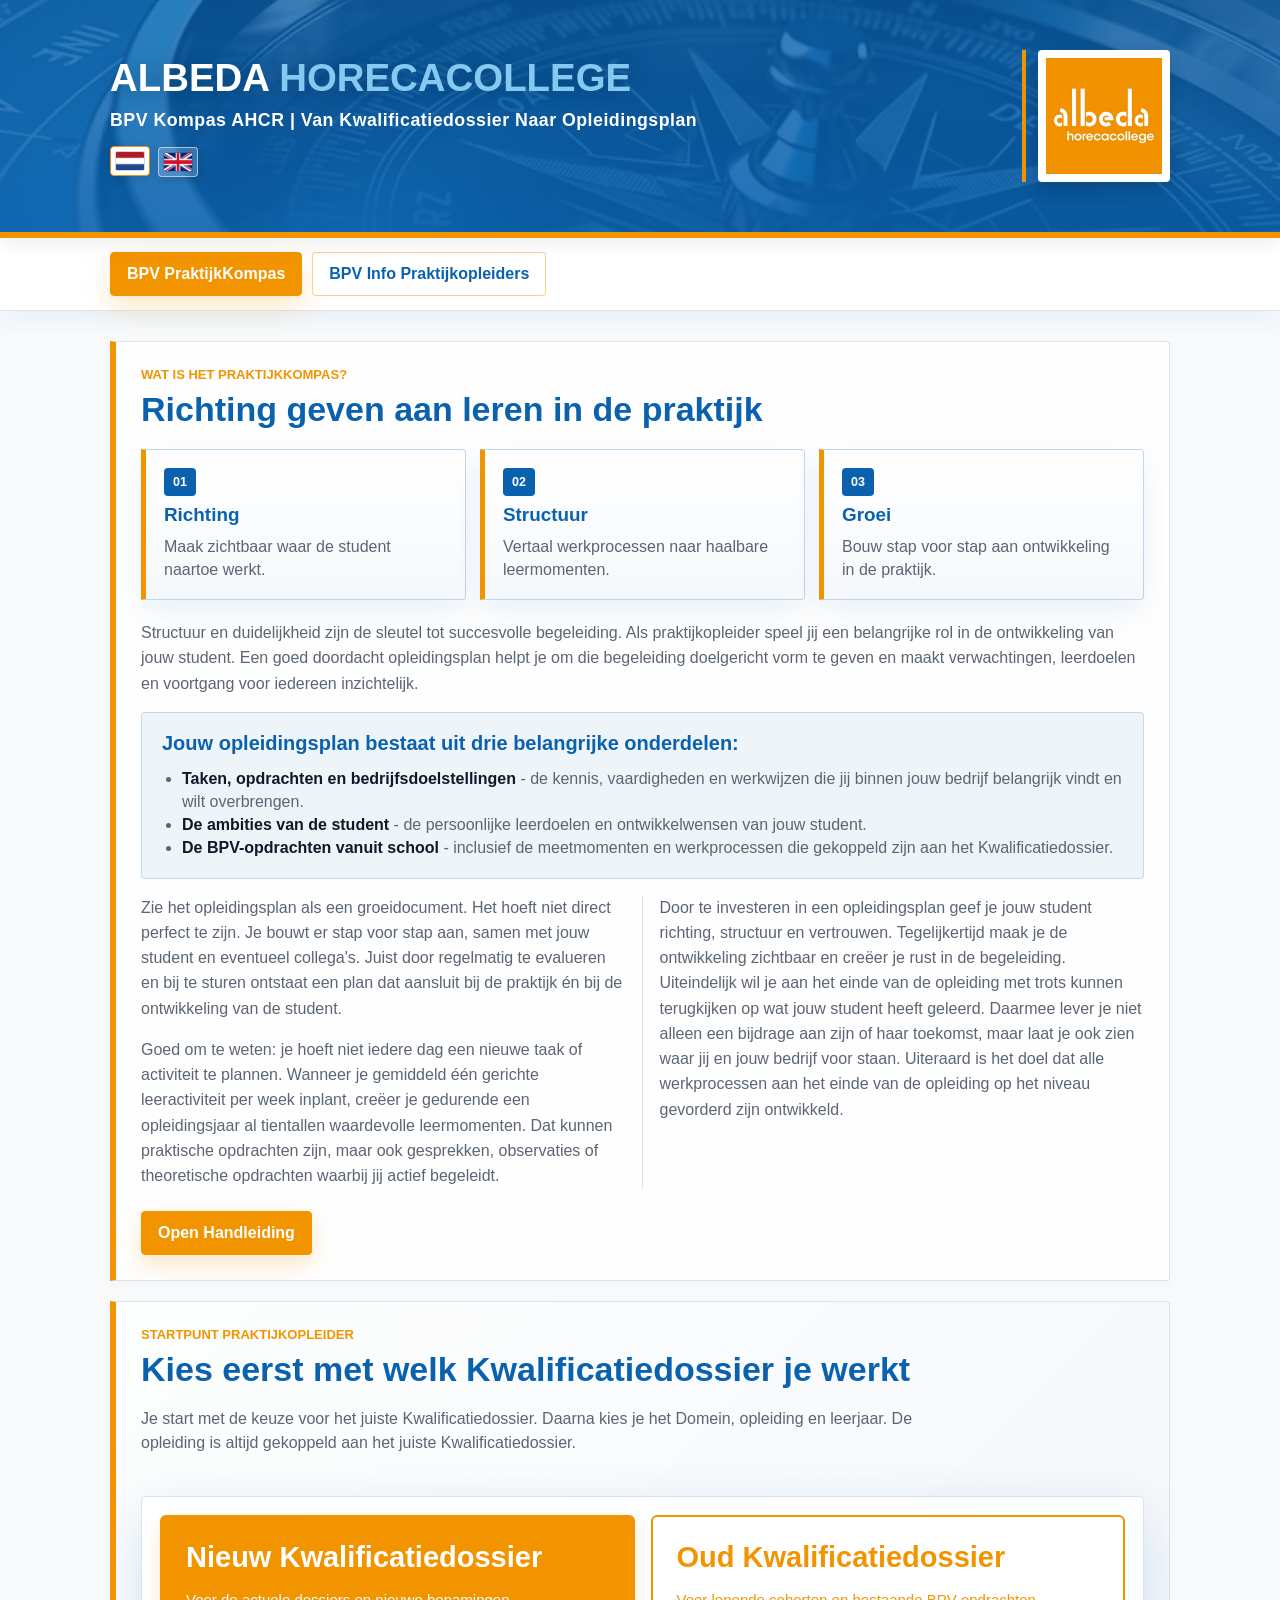
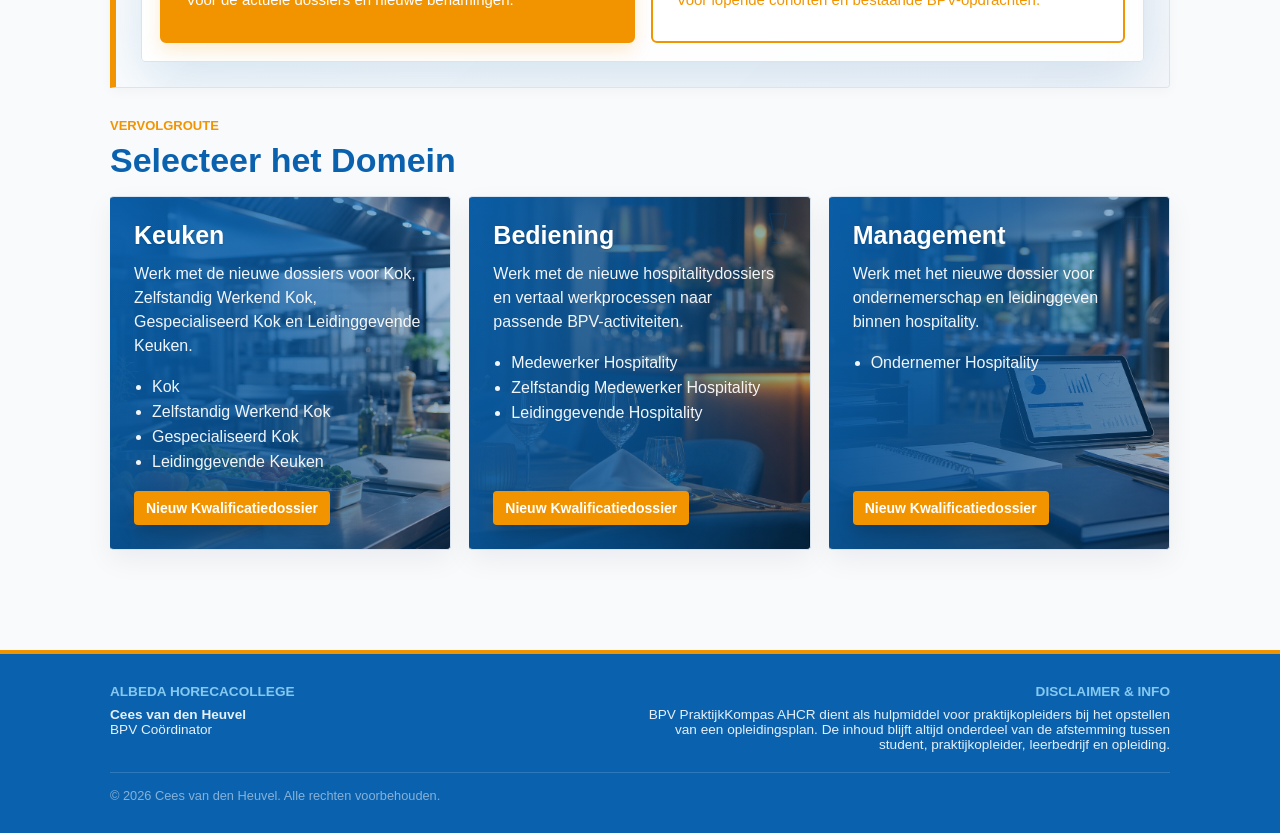
<file: index.html>
﻿<!doctype html>
<html lang="nl">
  <head>
    <meta charset="utf-8" />
    <meta name="viewport" content="width=device-width, initial-scale=1" />
    <title>BPV PraktijkKompas AHCR</title>
    <link rel="icon" type="image/png" sizes="32x32" href="assets/favicon-32.png" />
    <link rel="apple-touch-icon" sizes="180x180" href="assets/apple-touch-icon.png" />
    <link rel="manifest" href="site.webmanifest" />
    <meta name="theme-color" content="#f29400" />
    <meta name="apple-mobile-web-app-title" content="PraktijkKompas" />
    <meta name="application-name" content="BPV PraktijkKompas AHCR" />
    <link rel="stylesheet" href="styles.css?v=20261125-planpro-startbestanden" />
  </head>
  <body>
    <header class="app-header">
      <img class="compass-hero" src="assets/kompas.jpg" alt="Kompas" />
      <div class="header-layout">
        <div class="header-content">
          <h1 class="campaign-title">Albeda <span>Horecacollege</span></h1>
          <p class="app-meta-subtitle" data-i18n="appSubtitle">BPV Kompas AHCR | Van Kwalificatiedossier Naar Opleidingsplan</p>
          <div class="language-switcher" aria-label="Taal kiezen">
            <button type="button" class="language-btn active" id="lang-nl" aria-label="Nederlands" title="Nederlands" data-lang="nl">
              <img class="flag-icon" src="assets/vlag-ned.jpeg" alt="" />
            </button>
            <button type="button" class="language-btn" id="lang-en" aria-label="English" title="English" data-lang="en">
              <img class="flag-icon" src="assets/vlag-eng.jpeg" alt="" />
            </button>
          </div>
        </div>
        <div class="albeda-brand-label">
          <img class="albeda-logo" src="assets/LOGO.jpg" alt="Albeda Horecacollege logo" />
        </div>
      </div>
    </header>

    
    <nav class="primary-tabs-shell" aria-label="Hoofdonderdelen BPV PraktijkKompas">
      <div class="primary-tabs">
        <button class="primary-tab is-active" type="button" data-primary-tab="kompas" data-i18n="tabKompas">BPV PraktijkKompas</button>
        <button class="primary-tab" type="button" data-primary-tab="info" data-i18n="tabInfo">BPV Info Praktijkopleiders</button>
      </div>
    </nav>

    <main id="landingView">
      <section class="intro-section panel" aria-labelledby="intro-title">
        <p class="eyebrow" data-i18n="introEyebrow">Wat is het PraktijkKompas?</p>
        <h2 id="intro-title" data-i18n="introTitle">Richting geven aan leren in de praktijk</h2>
        <div class="compass-value-grid" aria-label="Kernwaarden PraktijkKompas">
          <article class="compass-value-card">
            <span class="compass-value-icon">01</span>
            <strong data-i18n="valueDirectionTitle">Richting</strong>
            <p data-i18n="valueDirectionText">Maak zichtbaar waar de student naartoe werkt.</p>
          </article>
          <article class="compass-value-card">
            <span class="compass-value-icon">02</span>
            <strong data-i18n="valueStructureTitle">Structuur</strong>
            <p data-i18n="valueStructureText">Vertaal werkprocessen naar haalbare leermomenten.</p>
          </article>
          <article class="compass-value-card">
            <span class="compass-value-icon">03</span>
            <strong data-i18n="valueGrowthTitle">Groei</strong>
            <p data-i18n="valueGrowthText">Bouw stap voor stap aan ontwikkeling in de praktijk.</p>
          </article>
        </div>
        <div class="intro-content">
          <p data-i18n="introP1">
            Structuur en duidelijkheid zijn de sleutel tot succesvolle begeleiding. Als praktijkopleider speel jij een belangrijke rol in de ontwikkeling van jouw student. Een goed doordacht opleidingsplan helpt je om die begeleiding doelgericht vorm te geven en maakt verwachtingen, leerdoelen en voortgang voor iedereen inzichtelijk.
          </p>

          <div class="pillar-block">
            <h3 data-i18n="pillarTitle">Jouw opleidingsplan bestaat uit drie belangrijke onderdelen:</h3>
            <ul>
              <li><strong data-i18n="pillar1Strong">Taken, opdrachten en bedrijfsdoelstellingen</strong> - <span data-i18n="pillar1Text">de kennis, vaardigheden en werkwijzen die jij binnen jouw bedrijf belangrijk vindt en wilt overbrengen.</span></li>
              <li><strong data-i18n="pillar2Strong">De ambities van de student</strong> - <span data-i18n="pillar2Text">de persoonlijke leerdoelen en ontwikkelwensen van jouw student.</span></li>
              <li><strong data-i18n="pillar3Strong">De BPV-opdrachten vanuit school</strong> - <span data-i18n="pillar3Text">inclusief de meetmomenten en werkprocessen die gekoppeld zijn aan het Kwalificatiedossier.</span></li>
            </ul>
          </div>

          <div class="narrative-columns">
            <p data-i18n="narrative1">Zie het opleidingsplan als een groeidocument. Het hoeft niet direct perfect te zijn. Je bouwt er stap voor stap aan, samen met jouw student en eventueel collega's. Juist door regelmatig te evalueren en bij te sturen ontstaat een plan dat aansluit bij de praktijk én bij de ontwikkeling van de student.</p>
            <p data-i18n="narrative2">Goed om te weten: je hoeft niet iedere dag een nieuwe taak of activiteit te plannen. Wanneer je gemiddeld één gerichte leeractiviteit per week inplant, creëer je gedurende een opleidingsjaar al tientallen waardevolle leermomenten. Dat kunnen praktische opdrachten zijn, maar ook gesprekken, observaties of theoretische opdrachten waarbij jij actief begeleidt.</p>
            <p data-i18n="narrative3">Door te investeren in een opleidingsplan geef je jouw student richting, structuur en vertrouwen. Tegelijkertijd maak je de ontwikkeling zichtbaar en creëer je rust in de begeleiding. Uiteindelijk wil je aan het einde van de opleiding met trots kunnen terugkijken op wat jouw student heeft geleerd. Daarmee lever je niet alleen een bijdrage aan zijn of haar toekomst, maar laat je ook zien waar jij en jouw bedrijf voor staan. Uiteraard is het doel dat alle werkprocessen aan het einde van de opleiding op het niveau gevorderd zijn ontwikkeld.</p>
          </div>
          <div class="manual-entry-row">
            <a class="manual-entry-btn" href="handleiding.html" data-i18n="manualButton">Open Handleiding</a>
          </div>
        </div>
      </section>

      <section class="start-section panel" aria-labelledby="hero-title">
        <div class="hero-copy">
          <p class="eyebrow" data-i18n="startEyebrow">Startpunt praktijkopleider</p>
          <h2 id="hero-title" data-i18n="startTitle">Kies eerst met welk Kwalificatiedossier je werkt</h2>
          <p data-i18n="startText">Je start met de keuze voor het juiste Kwalificatiedossier. Daarna kies je het Domein, opleiding en leerjaar. De opleiding is altijd gekoppeld aan het juiste Kwalificatiedossier.</p>
        </div>
        <div class="choice-panel" aria-label="Keuze Kwalificatiedossier">
          <button class="dossier-choice is-active" type="button" data-dossier="nieuw">
            <span data-i18n="newDossier">Nieuw Kwalificatiedossier</span>
            <small data-i18n="newDossierSmall">Voor de actuele dossiers en nieuwe benamingen.</small>
          </button>
          <button class="dossier-choice" type="button" data-dossier="oud">
            <span data-i18n="oldDossier">Oud Kwalificatiedossier</span>
            <small data-i18n="oldDossierSmall">Voor lopende cohorten en bestaande BPV-opdrachten.</small>
          </button>
        </div>
      </section>

      <section class="route-section" aria-labelledby="route-title">
        <div class="section-heading">
          <p class="eyebrow" data-i18n="routeEyebrow">Vervolgroute</p>
          <h2 id="route-title" data-i18n="routeTitle">Selecteer het Domein</h2>
        </div>
        <div class="route-grid" id="routeGrid"></div>
      </section>
    </main>
    <main id="bpvInfoView" class="app-view bpv-info-view is-hidden">
      <section class="bpv-info-hero panel" aria-labelledby="bpv-info-title">
        <div>
          <p class="eyebrow" data-i18n="infoEyebrow">BPV Info Praktijkopleiders</p>
          <h2 id="bpv-info-title" data-i18n="infoTitle">Documentatie, afspraken en hulpmiddelen op één plek</h2>
          <p data-i18n="infoIntro">Zoek snel in alle BPV-informatie voor praktijkopleiders. Filter op categorie of bestandstype, bekijk een preview waar mogelijk en open of download het document dat je nodig hebt.</p>
        </div>
        <div class="bpv-info-stat" aria-live="polite">
          <strong id="bpvInfoTotal">0</strong>
          <span data-i18n="infoDocuments">documenten</span>
        </div>
      </section>

      <section class="bpv-info-dashboard" aria-labelledby="bpv-info-dashboard-title">
        <div class="bpv-info-toolbar panel">
          <div class="bpv-info-toolbar-heading">
            <p class="eyebrow" data-i18n="infoToolbarEyebrow">Toolbox overzicht</p>
            <h3 id="bpv-info-dashboard-title" data-i18n="infoToolbarTitle">Zoeken en filteren</h3>
          </div>
          <div class="bpv-info-controls">
            <label class="info-field">
              <span data-i18n="infoSearchLabel">Zoeken</span>
              <input id="bpvInfoSearch" type="search" placeholder="Zoek op titel, map of bestandstype" data-i18n-placeholder="infoSearchPlaceholder" autocomplete="off" />
            </label>
            <label class="info-field">
              <span data-i18n="infoCategoryLabel">Categorie</span>
              <select id="bpvInfoCategory">
                <option value="all" data-i18n="infoAllCategories">Alle categorieën</option>
              </select>
            </label>
            <label class="info-field">
              <span data-i18n="infoDocumentLabel">Document</span>
              <select id="bpvInfoType">
                <option value="all" data-i18n="infoAllDocuments">Alle documenten</option>
              </select>
            </label>
            <button class="bpv-info-reset" id="bpvInfoReset" type="button" data-i18n="infoResetFilters">Filters Wissen</button>
          </div>
        </div>

        <div class="bpv-info-layout">
          <section class="bpv-info-list-panel panel" aria-labelledby="bpv-info-results-title">
            <div class="bpv-info-results-head">
              <div>
                <p class="eyebrow" data-i18n="infoResultsEyebrow">Resultaten</p>
                <h3 id="bpv-info-results-title" data-i18n="infoResultsTitle">Beschikbare documenten</h3>
              </div>
              <span class="bpv-info-count" id="bpvInfoCount">0 documenten</span>
            </div>
            <div class="bpv-info-list" id="bpvInfoList"></div>
          </section>

          <aside class="bpv-info-preview panel" aria-labelledby="bpv-info-preview-title">
            <div class="bpv-info-preview-head">
              <p class="eyebrow" data-i18n="infoPreviewEyebrow">Preview</p>
              <h3 id="bpv-info-preview-title" data-i18n="infoPreviewTitle">Selecteer een document</h3>
              <p id="bpvInfoPreviewMeta" data-i18n="infoPreviewEmpty">Klik op een document om de details en preview te bekijken.</p>
            </div>
            <div class="bpv-info-preview-frame" id="bpvInfoPreviewFrame"></div>
            <div class="bpv-info-actions" id="bpvInfoActions"></div>
          </aside>
        </div>
      </section>
    </main>    <main id="directionView" class="app-view is-hidden">
      <div class="nav-row detail-nav">
        <button class="back-link" type="button" id="backToLanding" data-i18n="backToLanding">Terug naar Van Kwalificatiedossier Naar Opleidingsplan</button>
      </div>
      <section class="direction-intro panel" aria-labelledby="direction-title">
        <p class="eyebrow" data-i18n="directionEyebrow">Vervolgstappen</p>
        <h2 id="direction-title"><span id="directionTitle">Domein: Keuken</span></h2>
        <p class="direction-intro-text" id="directionIntroText">
          Je werkt nu binnen dit Domein. Kies de opleiding en het leerjaar van de student; daarna zie je welke basis- en profieldelen bij deze keuze horen.
        </p>
        <div class="direction-context-row" aria-label="Gekozen context">
          <span id="directionDossierChip">Nieuw Kwalificatiedossier</span>
          <span id="directionDomainChip">Domein: Keuken</span>
        </div>
        <div class="step-flow" aria-label="Vervolgstappen PraktijkKompas">
          <div class="step-item is-active">
            <span class="step-number">1</span>
            <strong data-i18n="stepDossier">Kwalificatiedossier</strong>
            <small data-i18n="stepDossierText">Oud of nieuw is gekozen.</small>
          </div>
          <div class="step-item is-active">
            <span class="step-number">2</span>
            <strong data-i18n="stepDirection">Domein</strong>
            <small data-i18n="stepDirectionText">Je werkt binnen het gekozen domein.</small>
          </div>
          <div class="step-item">
            <span class="step-number">3</span>
            <strong data-i18n="stepProgramme">Opleiding</strong>
            <small data-i18n="stepProgrammeText">Kies de opleiding van de student.</small>
          </div>
          <div class="step-item">
            <span class="step-number">4</span>
            <strong data-i18n="stepYear">Leerjaar</strong>
            <small data-i18n="stepYearText">Basis, Gevorderd of Expert.</small>
          </div>
          <div class="step-item">
            <span class="step-number">5</span>
            <strong data-i18n="stepParts">Kwalificaties</strong>
            <small data-i18n="stepPartsText">Bekijk basis- en profieldelen.</small>
          </div>
        </div>
      </section>

      <section class="selector-panel panel" aria-labelledby="selector-title">
        <div class="section-heading compact-heading">
          <p class="eyebrow" data-i18n="selectorEyebrow">Keuzes maken</p>
          <h2 id="selector-title" data-i18n="selectorTitle">Selecteer opleiding en leerjaar</h2>
        </div>
        <div class="selection-grid">
          <label class="select-field" for="programmeSelect">
            <span data-i18n="programmeLabel">Opleiding</span>
            <select id="programmeSelect"></select>
          </label>
          <label class="select-field" for="yearSelect">
            <span data-i18n="yearLabel">Leerjaar</span>
            <select id="yearSelect"></select>
          </label>
        </div>
        <div class="selection-summary" id="selectionSummary"></div>
        <div class="context-guard" id="directionContextGuard" aria-live="polite"></div>
      </section>


      <section class="dossier-download-row" aria-label="Kwalificatiedossier downloaden">
        <button class="dossier-download-link" id="dossierDownloadLink" type="button">
          Download Kwalificatiedossier
        </button>
      </section>
      <section class="parts-preview panel" aria-labelledby="parts-title">
        <p class="eyebrow" data-i18n="partsEyebrow">Inzicht</p>
        <h2 id="parts-title" data-i18n="partsTitle">Basis- en profieldelen</h2>
        <p class="parts-helper-text">
          Bekijk welke kerntaken en werkprocessen horen bij de gekozen opleiding en het gekozen leerjaar. Kies een werkproces om de omschrijving, het resultaat, het gedrag en de vervolgstap naar een taak, opdracht of activiteit te openen.
        </p>
        <div class="parts-grid part-toggle-grid" role="tablist" aria-label="Kies Basisdeel of Profieldeel">
          <button class="part-card part-toggle is-active" type="button" data-part="basis" role="tab" aria-selected="true">
            <h3 data-i18n="basisTitle">Basisdeel</h3>
            <p data-i18n="basisText">Hier tonen we de kerntaken en werkprocessen die voor iedere student binnen deze opleiding gelden.</p>
          </button>
          <button class="part-card part-toggle" type="button" data-part="profile" role="tab" aria-selected="false">
            <h3 data-i18n="profileTitle">Profieldeel</h3>
            <p data-i18n="profileText">Hier tonen we het profieldeel dat hoort bij de gekozen opleiding en het gekozen leerjaar.</p>
          </button>
        </div>
        <div class="qualification-panel" id="qualificationPanel" aria-live="polite"></div>
      </section>
    </main>

    <main id="workprocessView" class="app-view is-hidden">
      <nav class="breadcrumb-row" aria-label="Kruimelpad">
        <button type="button" class="breadcrumb-link" id="breadcrumbHome">Van Kwalificatiedossier Naar Opleidingsplan</button>
        <span aria-hidden="true">/</span>
        <button type="button" class="breadcrumb-link" id="breadcrumbDomain">Domein</button>
        <span aria-hidden="true">/</span>
        <span id="breadcrumbWorkprocess">Werkproces</span>
      </nav>

      <section class="workprocess-detail panel" aria-labelledby="workprocess-title">
        <p class="eyebrow" id="workprocessEyebrow">Werkproces</p>
        <h2 id="workprocess-title">Werkproces</h2>
        <div class="workprocess-meta" id="workprocessMeta"></div>
        <div class="context-guard context-guard-on-blue" id="workprocessContextGuard" aria-live="polite"></div>
        <div class="workprocess-page-flow" aria-label="Van werkproces naar opleidingsplan">
          <span>Werkproces Begrijpen</span>
          <span>Activiteit Kiezen</span>
          <span>AI Prompt Maken</span>
          <span>Opnemen In Plan</span>
        </div>
        <div class="workprocess-detail-stack" data-accordion-group>
          <article class="detail-card detail-card-wide accordion-card is-open">
            <h3>
              <button class="accordion-toggle" type="button" aria-expanded="true" aria-controls="workprocessDescriptionPanel">
                <span>Omschrijving</span>
                <span class="accordion-icon" aria-hidden="true">+</span>
              </button>
            </h3>
            <div class="accordion-panel" id="workprocessDescriptionPanel">
              <div class="summary-text-block workprocess-text" id="workprocessDescription"></div>
            </div>
          </article>
          <article class="detail-card detail-card-wide accordion-card">
            <h3>
              <button class="accordion-toggle" type="button" aria-expanded="false" aria-controls="workprocessResultPanel">
                <span>Resultaat</span>
                <span class="accordion-icon" aria-hidden="true">+</span>
              </button>
            </h3>
            <div class="accordion-panel" id="workprocessResultPanel" hidden>
              <div class="summary-text-block workprocess-text" id="workprocessResult"></div>
            </div>
          </article>
          <article class="detail-card detail-card-wide accordion-card">
            <h3>
              <button class="accordion-toggle" type="button" aria-expanded="false" aria-controls="workprocessBehaviorPanel">
                <span>Gedrag</span>
                <span class="accordion-icon" aria-hidden="true">+</span>
              </button>
            </h3>
            <div class="accordion-panel" id="workprocessBehaviorPanel" hidden>
              <div class="summary-text-block workprocess-text" id="workprocessBehavior"></div>
            </div>
          </article>
        </div>
      </section>

      <section class="next-step-panel panel" aria-labelledby="next-step-title">
        <p class="eyebrow">Vervolg</p>
        <h2 id="next-step-title">Taak, Opdracht of Activiteit</h2>
        <div class="plan-intro-block plan-readmore-block">
          <p>Vanuit onderstaand werkproces werk je straks een concrete taak, opdracht of activiteit uit die direct kan worden opgenomen in het opleidingsplan. De nadruk ligt daarbij op de praktische vertaling naar de werkvloer: wanneer vindt het leermoment plaats, wat gaat de student precies doen, welk leerdoel staat centraal en hoe toon je aan dat dit doel is behaald?</p>
          <button class="read-more-link plan-readmore-toggle" id="planReadmoreToggle" type="button" aria-expanded="false" aria-controls="planReadmoreContent">Lees meer...</button>
          <div class="plan-readmore-content" id="planReadmoreContent" hidden>
            <p>Door deze onderdelen consequent en zorgvuldig in te vullen, ontstaat een overzichtelijk groeidocument dat de ontwikkeling van de student inzichtelijk maakt. Het opleidingsplan wordt daarmee een krachtig communicatiemiddel tussen jou, de student en het leerbedrijf. Het maakt afspraken concreet, biedt structuur aan de begeleiding, ondersteunt de voortgang van het leerproces en creëert rust doordat voor iedereen duidelijk is wat er wanneer geleerd, geoefend en beoordeeld wordt.</p>
            <p>Bij het samenstellen van het opleidingsplan houd je rekening met Basis, Gevorderd en Expert taken die inherent zijn aan het leerjaar van de student.</p>
            <div class="plan-criteria-grid" aria-label="Kolommen van het opleidingsplan">
              <div class="plan-criterion"><strong>Weeknr.</strong><span>In welke week van de BPV-periode vindt deze activiteit plaats?</span></div>
              <div class="plan-criterion"><strong>Dag</strong><span>Op welke dag wordt de activiteit uitgevoerd, geoefend of besproken?</span></div>
              <div class="plan-criterion"><strong>Datum</strong><span>Welke concrete datum hoort bij dit leermoment?</span></div>
              <div class="plan-criterion"><strong>Taak / Opdr. / Activiteit</strong><span>Wat gaat de student concreet doen in de praktijk?</span></div>
              <div class="plan-criterion"><strong>Leerdoel</strong><span>Wat moet de student hiermee leren, oefenen of verdiepen?</span></div>
              <div class="plan-criterion"><strong>Kerntaak / Werkproces</strong><span>Aan welk onderdeel van het Kwalificatiedossier koppel je de activiteit?</span></div>
              <div class="plan-criterion"><strong>Op Welke Manier / Wijze</strong><span>Hoe wordt de activiteit uitgevoerd: zelfstandig, samen, onder begeleiding of via observatie?</span></div>
              <div class="plan-criterion"><strong>Benodigdheden</strong><span>Welke materialen, informatie, collega&apos;s of systemen zijn nodig?</span></div>
              <div class="plan-criterion"><strong>Voorbereidingen</strong><span>Wat moet vooraf worden gelezen, klaargezet, afgestemd of gecontroleerd?</span></div>
              <div class="plan-criterion"><strong>Praktijkopleider</strong><span>Wie begeleidt, observeert of bespreekt deze activiteit?</span></div>
              <div class="plan-criterion"><strong>Tijd</strong><span>Hoeveel tijd is nodig of gepland voor deze activiteit?</span></div>
              <div class="plan-criterion"><strong>Resultaat / Criteria</strong><span>Wanneer is de activiteit goed uitgevoerd en welk zichtbaar resultaat hoort erbij?</span></div>
            </div>
          </div>
        </div>
        <section class="ai-builder-panel" aria-labelledby="ai-builder-title">
          <div class="ai-builder-heading">
            <p class="eyebrow">AI ondersteuning</p>
            <h3 id="ai-builder-title">Werk Activiteit Uit Met AI</h3>
            <p>Werk met BPV PlanPro AHCR in ChatGPT. Het startbestand bevat de werkinstructie en kennis voor jouw opleiding en kwalificatiedossier. De korte activiteitprompt bevat jouw invoer en de gekozen opleidingscontext.</p>
          </div>

          <div class="ai-workflow-strip" aria-label="AI werkroute">
            <div><span>01</span><strong>Startbestand</strong><small>Download de bijlage voor jouw opleiding.</small></div>
            <div><span>02</span><strong>Activiteit</strong><small>Vul de activiteit en planning in.</small></div>
            <div><span>03</span><strong>ChatGPT</strong><small>Voeg het startbestand toe en plak de prompt.</small></div>
            <div><span>04</span><strong>Format</strong><small>Controleer de uitwerking en geef akkoord.</small></div>
          </div>

          <div class="linked-workprocess-card" aria-label="Gekoppeld werkproces">
            <div>
              <p class="eyebrow">Gekoppeld Werkproces</p>
              <h4 id="aiLinkedWorkprocessTitle">Werkproces</h4>
              <p id="aiLinkedWorkprocessMeta">Opleiding, leerjaar en niveau worden gekoppeld zodra je een werkproces opent.</p>
            </div>
            <div class="linked-workprocess-tags" id="aiLinkedWorkprocessTags"></div>
          </div>

          <div class="ai-mode-switch" role="radiogroup" aria-label="Manier van uitwerken">
            <label class="ai-mode-option">
              <input type="radio" name="activityMode" value="workprocess" checked />
              <span>Vanuit Gekozen Werkproces</span>
              <small>De uitwerking sluit direct aan op dit werkproces.</small>
            </label>
            <label class="ai-mode-option">
              <input type="radio" name="activityMode" value="free" />
              <span>Vrije Activiteit Uitwerken</span>
              <small>Als praktijkopleider bepaal je zelf de activiteit; de AI stelt passende koppelingen alleen voor.</small>
            </label>
          </div>

          <div class="ai-builder-layout">
            <form class="ai-builder-form" id="aiBuilderForm">
              <div class="ai-startfile-row">
                <div>
                  <strong>BPV PlanPro Startbestand</strong>
                  <p id="aiStartfileName"></p>
                  <small>Voeg dit bestand eenmaal als bijlage toe aan de ChatGPT-chat. Gebruik bij een andere opleiding, een ander dossier of een nieuwe chat het passende startbestand.</small>
                  <small id="aiStartfileStatus" role="status"></small>
                </div>
                <a class="ai-secondary-btn" id="downloadPlanProStartfile" download>Download Startbestand (.md)</a>
              </div>
              <label class="ai-field ai-field-wide" for="activitySuggestion">
                <span>Ruwe suggestie taak, opdracht of activiteit</span>
                <textarea id="activitySuggestion" rows="5" placeholder="Beschrijf kort wat de student in de praktijk gaat doen, oefenen of onderzoeken."></textarea>
              </label>

              <div class="ai-field-grid">
                <label class="ai-field" for="activityCalendarYear">
                  <span>Kalenderjaar</span>
                  <input id="activityCalendarYear" type="number" min="1900" max="9999" step="1" required />
                </label>
                <label class="ai-field" for="activityWeek">
                  <span>Weeknr.</span>
                  <input id="activityWeek" type="number" min="1" max="53" step="1" placeholder="36" />
                </label>
                <label class="ai-field" for="activityDay">
                  <span>Dag</span>
                                    <input id="activityDay" type="text" placeholder="Dinsdag" />
                </label>
                <label class="ai-field" for="activityDate">
                  <span>Datum</span>
                  <input id="activityDate" type="text" placeholder="Automatisch" readonly />
                </label>
                <label class="ai-field" for="activityTime">
                  <span>Tijd</span>
                  <input id="activityTime" type="text" placeholder="120 minuten" />
                </label>
              </div>

              <label class="ai-field ai-field-wide" for="activityContext">
                <span>Context of aandachtspunt</span>
                <textarea id="activityContext" rows="3" placeholder="Bijvoorbeeld: student werkt onder begeleiding, focus op planning, hygiëne en presentatie."></textarea>
              </label>

              <label class="ai-field ai-field-wide" for="activityTrainer">
                <span>Praktijkopleider</span>
                <input id="activityTrainer" type="text" placeholder="Naam praktijkopleider" />
              </label>

              <div class="gpt-action-row">
                <button class="ai-action-btn" id="copyGptPrompt" type="button">Kopieer Activiteitprompt</button>
                <a class="ai-action-btn gpt-link-btn" id="openBpvGpt" href="https://chatgpt.com/" target="_blank" rel="noopener noreferrer">Open ChatGPT</a>
              </div>
            </form>

            <aside class="ai-output-panel" aria-live="polite">
              <div class="ai-output-head">
                <span>ChatGPT-voorbereiding</span>
                <small>BPV PlanPro AHCR</small>
              </div>
              <div class="ai-output-empty" id="aiOutputEmpty">Download het startbestand, voeg het toe aan ChatGPT en plak daarna de activiteitprompt. Binnen dezelfde chat kun je verder werken voor deze opleiding en dit dossier. Excel en Word zijn afhankelijk van de beschikbare bestandsfuncties in ChatGPT.</div>
              <dl class="ai-output-list is-hidden" id="aiOutputList"></dl>
              <button class="ai-secondary-btn is-hidden" id="copyAiOutput" type="button">Neem Op In Opleidingsplan</button>
            </aside>
          </div>
            <section class="format-download-section" aria-labelledby="format-download-title">
              <div class="format-download-heading">
                <p class="eyebrow">Formats</p>
                <h4 id="format-download-title">Download Format Opleidingsplan</h4>
              </div>
            <div class="format-download-grid" aria-label="Formats opleidingsplan downloaden">
              <a class="format-download-btn" href="HULPMIDDEL%20OPLEIDINGSPLAN%20PRAKTIJKOPLEIDER/BPV%20FORMAT%20OPLEIDINGSPLAN%20Leerjaar%201%20Basis%20.xlsx" download><span>Format Opleidingsplan</span><small>Jaar 1</small></a>
              <a class="format-download-btn" href="HULPMIDDEL%20OPLEIDINGSPLAN%20PRAKTIJKOPLEIDER/BPV%20FORMAT%20OPLEIDINGSPLAN%20Leerjaar%202%20Gevorderd.xlsx" download><span>Format Opleidingsplan</span><small>Jaar 2</small></a>
              <a class="format-download-btn" href="HULPMIDDEL%20OPLEIDINGSPLAN%20PRAKTIJKOPLEIDER/BPV%20FORMAT%20OPLEIDINGSPLAN%20Leerjaar%203%20Expert.xlsx" download><span>Format Opleidingsplan</span><small>Jaar 3</small></a>
              <a class="format-download-btn" href="HULPMIDDEL%20OPLEIDINGSPLAN%20PRAKTIJKOPLEIDER/BPV%20FORMAT%20OPLEIDINGSPLAN%20Leerjaar%204%20Expert%20%27Uitsluitend%20MOH%27.xlsx" download><span>Format Opleidingsplan</span><small>Jaar 4</small></a>
            </div>
            </section>
        </section>
      </section>
    </main>
    <footer>
      <div class="container">
        <div class="footer-layout">
          <div class="footer-col">
            <p class="footer-title" data-i18n="footerTitle">Albeda Horecacollege</p>
            <p class="footer-text"><strong>Cees van den Heuvel</strong><br /><span data-i18n="footerRole">BPV Coördinator</span></p>
          </div>
          <div class="footer-col right">
            <p class="footer-title" data-i18n="footerInfoTitle">Disclaimer & Info</p>
            <p class="footer-text" data-i18n="footerDisclaimer">BPV PraktijkKompas AHCR dient als hulpmiddel voor praktijkopleiders bij het opstellen van een opleidingsplan. De inhoud blijft altijd onderdeel van de afstemming tussen student, praktijkopleider, leerbedrijf en opleiding.</p>
          </div>
        </div>
        <div class="footer-meta">&copy; <span id="footer-year">2026</span> <span data-i18n="footerRights">Cees van den Heuvel. Alle rechten voorbehouden.</span></div>
      </div>
    </footer>

    <div class="device-popup" id="devicePopup" aria-hidden="true">
      <div class="device-popup-backdrop" data-device-popup-close></div>
      <aside class="device-popup-card" role="dialog" aria-modal="true" aria-labelledby="devicePopupTitle">
        <button class="device-popup-close" type="button" aria-label="Sluit melding" data-device-popup-close>&times;</button>
        <div class="device-popup-media">
          <img src="assets/mockup_praktijkkompas.png" alt="BPV PraktijkKompas op verschillende apparaten" />
        </div>
        <div class="device-popup-copy">
          <p class="eyebrow" data-i18n="devicePopupEyebrow">Altijd bij de hand</p>
          <h2 id="devicePopupTitle" data-i18n="devicePopupTitle">Gebruik het PraktijkKompas op elk device</h2>
          <p data-i18n="devicePopupText">BPV PraktijkKompas AHCR werkt op desktop, tablet en mobiel. Zo heb je opleidingen, werkprocessen, opdrachten en formats ook tijdens begeleiding op de werkvloer snel bij de hand.</p>
          <button class="device-popup-action" type="button" data-device-popup-close data-i18n="devicePopupButton">Ik begrijp het</button>
        </div>
      </aside>
    </div>

    <script src="app.js?v=20261125-startbestand-download-fix"></script>
  </body>
</html>
</file>
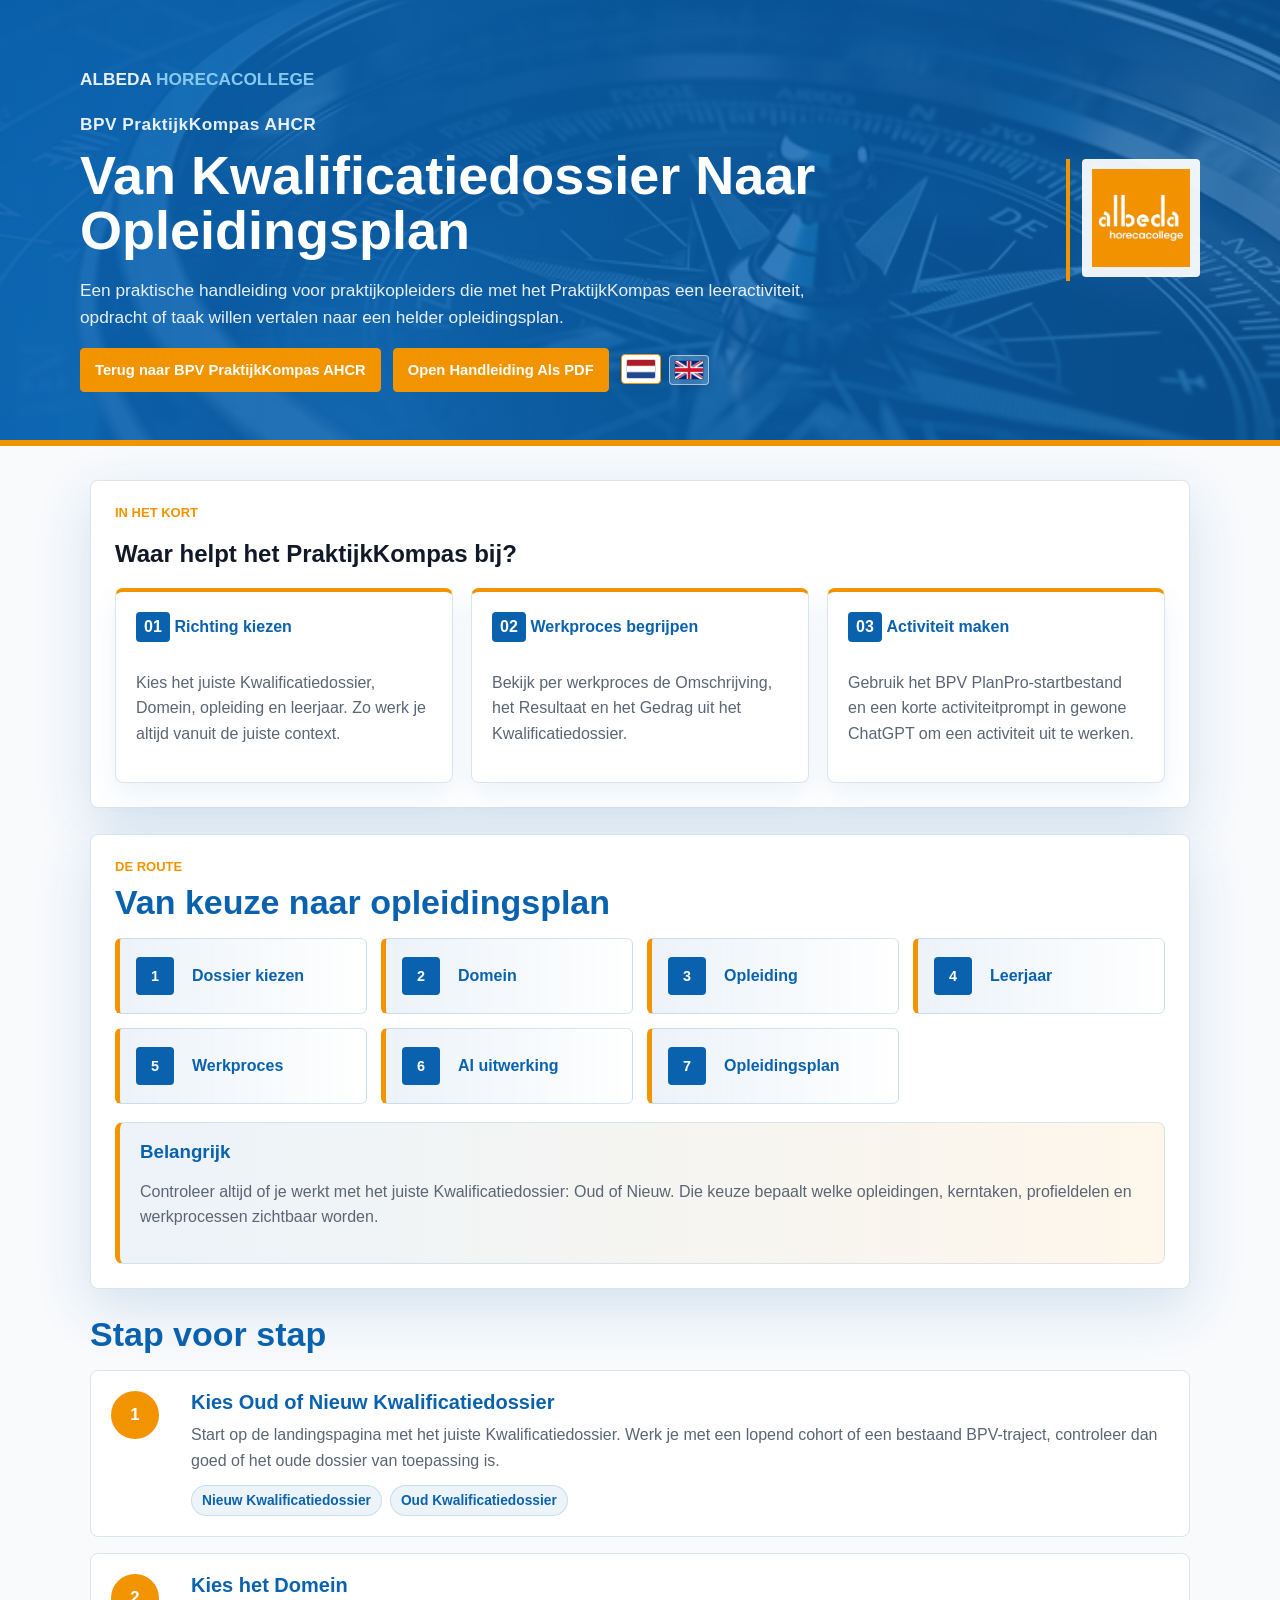
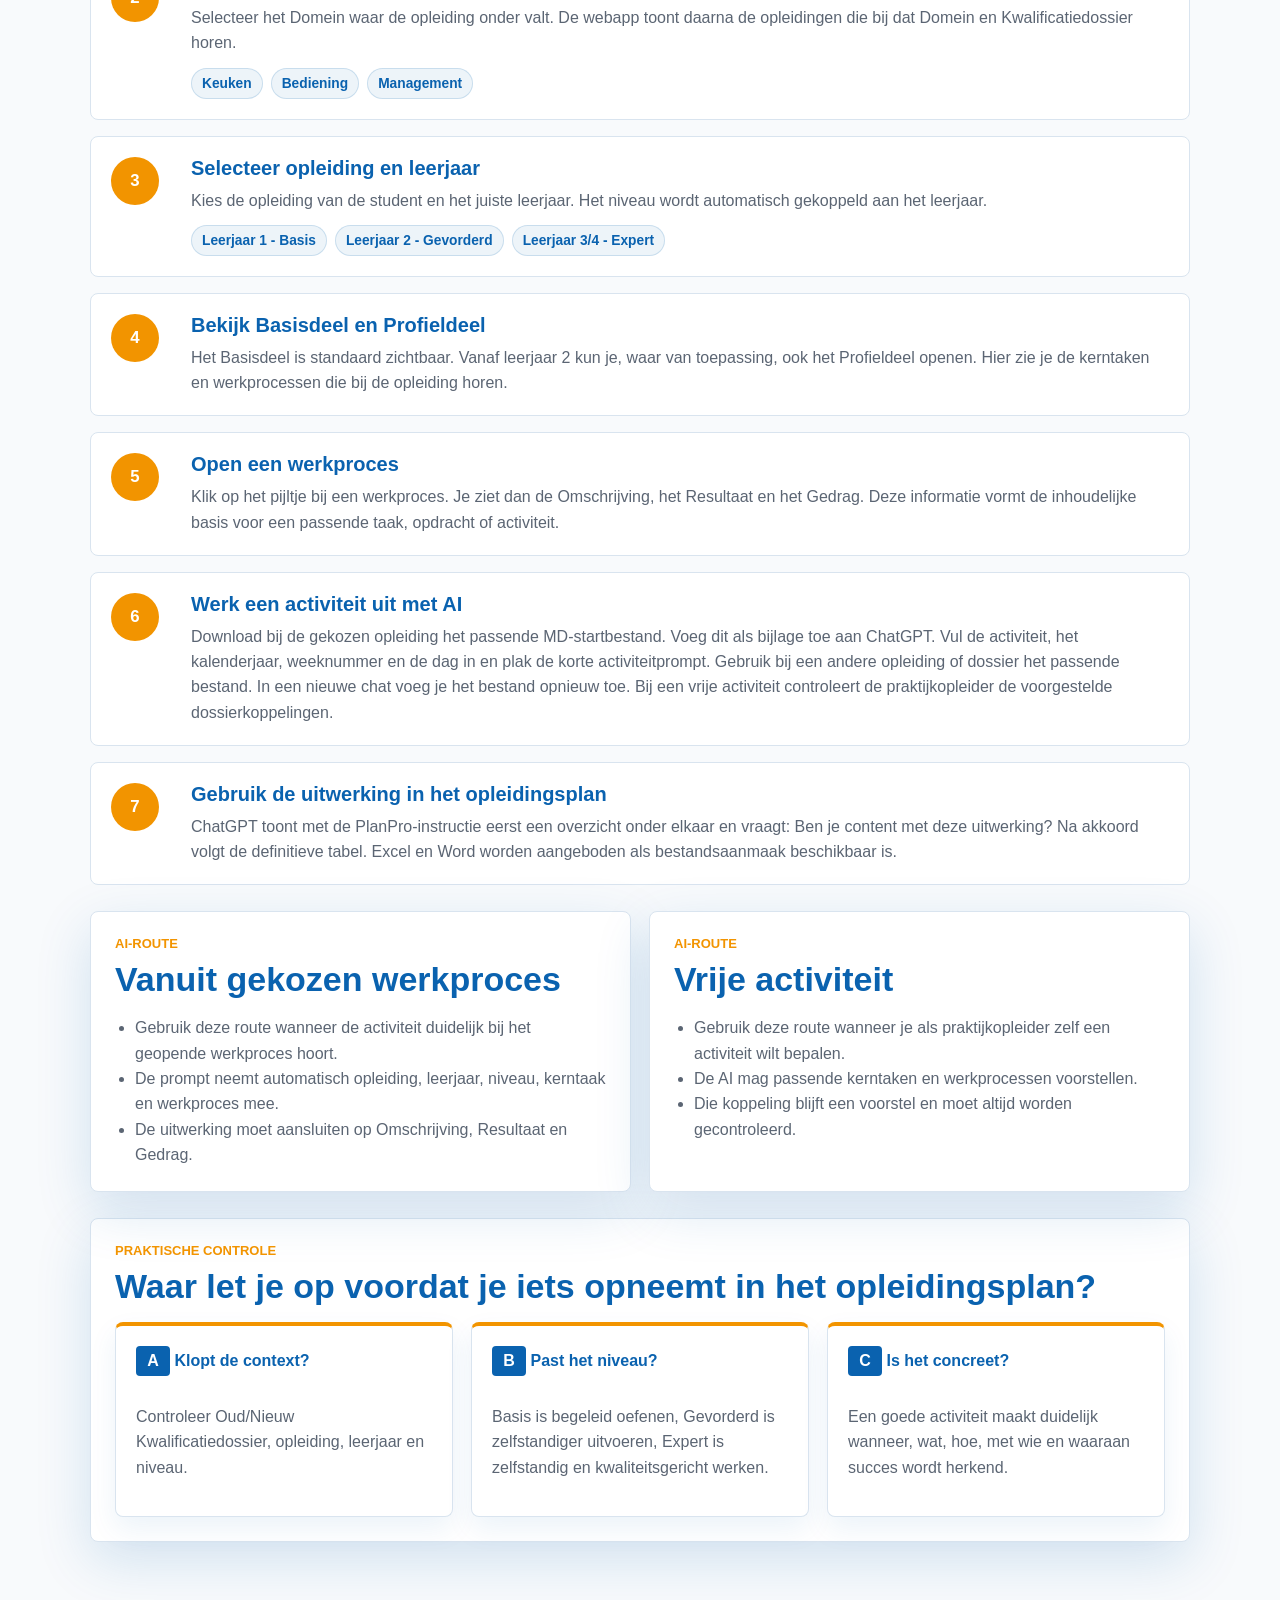
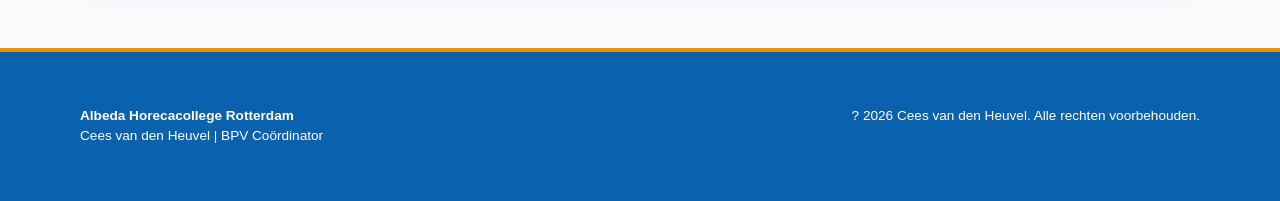
<file: handleiding.html>
﻿<!doctype html>
<html lang="nl">
  <head>
    <meta charset="utf-8" />
    <meta name="viewport" content="width=device-width, initial-scale=1" />
    <title>Handleiding BPV PraktijkKompas AHCR</title>
    <link rel="icon" type="image/png" sizes="32x32" href="assets/favicon-32.png" />
    <link rel="apple-touch-icon" sizes="180x180" href="assets/apple-touch-icon.png" />
    <meta name="theme-color" content="#f29400" />
    <link rel="stylesheet" href="styles.css?v=20260612-format-download-bottom" />
    <style>
      .manual-hero {
        position: relative;
        overflow: hidden;
        color: var(--white);
        background:
          linear-gradient(90deg, rgba(10, 98, 175, 0.94), rgba(10, 98, 175, 0.78)),
          url("assets/kompas.jpg") center / cover;
        border-bottom: 6px solid var(--orange);
      }

      .manual-hero-inner,
      .manual-main,
      .manual-footer-inner {
        width: min(1120px, calc(100% - 40px));
        margin: 0 auto;
      }

      .manual-hero-inner {
        display: grid;
        grid-template-columns: minmax(0, 1fr) auto;
        gap: 24px;
        align-items: center;
        padding: 48px 0;
      }

      .manual-brand {
        margin: 0 0 6px;
        color: var(--white);
        font-size: calc(1.6rem + 1vw);
        font-weight: 900;
        line-height: 1.15;
        text-transform: uppercase;
      }

      .manual-brand span {
        color: var(--blue-40);
      }

      .manual-hero h1 {
        max-width: 860px;
        margin: 10px 0 0;
        color: var(--white);
        font-size: clamp(32px, 5vw, 54px);
        line-height: 1.03;
      }

      .manual-hero p {
        max-width: 760px;
        margin: 18px 0 0;
        color: rgba(255, 255, 255, 0.9);
        font-size: 1.08rem;
        line-height: 1.55;
      }

      .manual-hero-actions {
        display: flex;
        flex-wrap: wrap;
        align-items: center;
        justify-content: flex-start;
        gap: 12px;
        margin-top: 18px;
      }

      .manual-action-group {
        display: flex;
        flex-wrap: wrap;
        align-items: center;
        gap: 12px;
      }

      .manual-language-switcher {
        display: flex;
        align-items: center;
        gap: 8px;
      }

      .manual-language-switcher .language-btn {
        width: 40px;
        height: 30px;
      }

      .manual-action-link {
        display: inline-flex;
        min-height: 44px;
        align-items: center;
        justify-content: center;
        padding: 10px 14px;
        color: var(--white);
        background: var(--orange);
        border: 1px solid var(--orange);
        border-radius: 4px;
        font-size: 0.92rem;
        font-weight: 900;
        text-decoration: none;
        cursor: pointer;
        transition: background 0.18s ease, border-color 0.18s ease, transform 0.18s ease;
      }

      .manual-action-link:hover,
      .manual-action-link:focus-visible {
        color: var(--white);
        background: #d98200;
        border-color: #d98200;
        transform: translateY(-1px);
      }

      .manual-brand-label {
        flex: 0 0 auto;
        border-left: 4px solid var(--orange);
        padding-left: 12px;
      }

      .manual-logo {
        width: 118px;
        padding: 10px;
        background: rgba(255, 255, 255, 0.92);
        border-radius: 4px;
      }

      .manual-main {
        padding: 34px 0 56px;
      }

      .manual-panel {
        padding: 24px;
        background: var(--white);
        border: 1px solid var(--line);
        border-radius: 8px;
        box-shadow: var(--shadow);
      }

      .manual-grid {
        display: grid;
        grid-template-columns: repeat(3, minmax(0, 1fr));
        gap: 18px;
      }

      .manual-card {
        position: relative;
        min-height: 160px;
        padding: 20px;
        overflow: hidden;
        background: var(--white);
        border: 1px solid var(--line);
        border-top: 4px solid var(--orange);
        border-radius: 8px;
        box-shadow: 0 12px 28px rgba(10, 98, 175, 0.08);
      }

      .manual-card strong,
      .manual-step h3,
      .manual-section h2 {
        color: var(--blue);
      }

      .manual-card span {
        display: inline-flex;
        width: 34px;
        height: 30px;
        align-items: center;
        justify-content: center;
        margin-bottom: 12px;
        color: var(--white);
        background: var(--blue);
        border-radius: 4px;
        font-weight: 900;
      }

      .manual-card p,
      .manual-step p,
      .manual-callout p,
      .manual-note li {
        color: var(--muted);
        line-height: 1.58;
      }

      .manual-section {
        margin-top: 26px;
      }

      .manual-section h2 {
        margin: 0 0 16px;
        font-size: var(--section-title-size);
      }

      .manual-flow {
        display: grid;
        grid-template-columns: repeat(auto-fit, minmax(240px, 1fr));
        gap: 14px;
        counter-reset: route;
      }

      .manual-flow span {
        position: relative;
        display: grid;
        grid-template-columns: 42px minmax(0, 1fr);
        min-height: 76px;
        align-items: center;
        gap: 14px;
        padding: 16px;
        color: var(--blue);
        background:
          linear-gradient(90deg, rgba(10, 98, 175, 0.08), rgba(255, 255, 255, 0.96));
        border: 1px solid rgba(10, 98, 175, 0.16);
        border-left: 5px solid var(--orange);
        border-radius: 6px;
        font-weight: 900;
        line-height: 1.25;
      }

      .manual-flow em {
        display: inline-flex;
        width: 38px;
        height: 38px;
        align-items: center;
        justify-content: center;
        color: var(--white);
        background: var(--blue);
        border-radius: 4px;
        font-style: normal;
        font-size: 0.9rem;
      }

      .manual-flow b {
        min-width: 0;
        overflow-wrap: anywhere;
        font-size: 1rem;
      }

      .manual-steps {
        display: grid;
        gap: 16px;
      }

      .manual-step {
        display: grid;
        grid-template-columns: 64px minmax(0, 1fr);
        gap: 16px;
        align-items: start;
        padding: 20px;
        background: var(--white);
        border: 1px solid var(--line);
        border-radius: 8px;
      }

      .manual-step-number {
        display: inline-flex;
        width: 48px;
        height: 48px;
        align-items: center;
        justify-content: center;
        color: var(--white);
        background: var(--orange);
        border-radius: 50%;
        font-size: 1.05rem;
        font-weight: 900;
      }

      .manual-step h3 {
        margin: 0 0 8px;
        font-size: 1.25rem;
      }

      .manual-step p {
        margin: 0;
      }

      .manual-chip-row {
        display: flex;
        flex-wrap: wrap;
        gap: 8px;
        margin-top: 12px;
      }

      .manual-chip-row span {
        padding: 7px 10px;
        color: var(--blue);
        background: rgba(10, 98, 175, 0.07);
        border: 1px solid rgba(10, 98, 175, 0.16);
        border-radius: 999px;
        font-size: 0.86rem;
        font-weight: 800;
      }

      .manual-callout {
        margin-top: 18px;
        padding: 18px 20px;
        background:
          linear-gradient(90deg, rgba(10, 98, 175, 0.08), rgba(242, 148, 0, 0.08));
        border: 1px solid rgba(10, 98, 175, 0.12);
        border-left: 5px solid var(--orange);
        border-radius: 8px;
      }

      .manual-callout h3 {
        margin: 0 0 8px;
        color: var(--blue);
      }

      .manual-two {
        display: grid;
        grid-template-columns: repeat(2, minmax(0, 1fr));
        gap: 18px;
      }

      .manual-note {
        margin: 0;
        padding-left: 20px;
      }

      .manual-link-row {
        display: flex;
        flex-wrap: wrap;
        gap: 12px;
        margin-top: 18px;
      }

      .manual-link-row a,
      .manual-print {
        display: inline-flex;
        min-height: 44px;
        align-items: center;
        justify-content: center;
        padding: 10px 14px;
        color: var(--white);
        background: var(--orange);
        border: 1px solid var(--orange);
        border-radius: 4px;
        font-weight: 900;
        text-decoration: none;
        cursor: pointer;
        transition: background 0.18s ease, border-color 0.18s ease, transform 0.18s ease;
      }

      .manual-link-row a:hover,
      .manual-print:hover {
        background: #d98200;
        border-color: #d98200;
        transform: translateY(-1px);
      }

      .manual-link-row a.secondary {
        color: var(--blue);
        background: var(--white);
        border-color: var(--blue);
      }

      .manual-footer {
        color: var(--white);
        background: var(--blue);
      }

      .manual-footer-inner {
        display: flex;
        justify-content: space-between;
        gap: 20px;
        padding: 24px 0;
      }

      .manual-footer p {
        margin: 0;
        line-height: 1.5;
      }

      @media (max-width: 920px) {
        .manual-hero-inner,
        .manual-two,
        .manual-grid {
          grid-template-columns: 1fr;
        }

        .manual-flow {
          grid-template-columns: repeat(2, minmax(0, 1fr));
        }

        .manual-logo {
          justify-self: start;
        }

        .manual-brand-label {
          justify-self: start;
        }
      }

      @media (max-width: 620px) {
        .manual-hero-inner,
        .manual-main,
        .manual-footer-inner {
          width: min(100% - 28px, 1120px);
        }

        .manual-step {
          grid-template-columns: 1fr;
        }

        .manual-hero-actions {
          align-items: stretch;
        }

        .manual-action-group {
          width: 100%;
        }

        .manual-action-link {
          width: 100%;
        }

        .manual-language-switcher {
          margin-left: auto;
        }

        .manual-flow {
          grid-template-columns: 1fr;
        }

        .manual-footer-inner {
          display: grid;
        }
      }

      @media print {
        @page {
          size: A4;
          margin: 16mm 14mm;
        }

        * {
          box-shadow: none !important;
          text-shadow: none !important;
        }

        html {
          font-size: 10.5pt;
        }

        body {
          color: #111;
          background: white !important;
        }

        .manual-link-row,
        .manual-print {
          display: none;
        }

        .manual-hero {
          color: #111;
          background: white !important;
          border-bottom: 2px solid var(--orange);
        }

        .manual-hero-inner,
        .manual-main,
        .manual-footer-inner {
          width: 100%;
        }

        .manual-hero-inner {
          display: grid;
          grid-template-columns: minmax(0, 1fr) 58px;
          gap: 14px;
          align-items: start;
          padding: 0 0 10mm;
        }

        .manual-brand,
        .manual-brand span,
        .manual-hero h1,
        .manual-section h2,
        .manual-card strong,
        .manual-step h3 {
          color: var(--blue) !important;
        }

        .manual-brand {
          margin-bottom: 2mm;
          font-size: 18pt;
        }

        .app-meta-subtitle {
          color: #333 !important;
        }

        .manual-hero h1 {
          max-width: none;
          margin-top: 3mm;
          font-size: 24pt;
          line-height: 1.12;
        }

        .manual-hero p {
          max-width: none;
          margin-top: 4mm;
          color: #333 !important;
          font-size: 10.5pt;
        }

        .manual-logo {
          width: 54px;
          padding: 0;
          background: transparent;
        }

        .manual-main {
          padding: 8mm 0 0;
        }

        .manual-section {
          margin-top: 9mm;
        }

        .manual-section,
        .manual-panel,
        .manual-card,
        .manual-step,
        .manual-callout,
        .manual-two article {
          break-inside: avoid;
          page-break-inside: avoid;
        }

        .manual-panel {
          padding: 0;
          background: transparent;
          border: 0;
          border-radius: 0;
        }

        .manual-grid,
        .manual-two,
        .manual-flow,
        .manual-steps {
          display: block;
        }

        .manual-card,
        .manual-step,
        .manual-callout,
        .manual-two article {
          margin-top: 4mm;
          padding: 0 0 4mm;
          background: transparent !important;
          border: 0;
          border-bottom: 1px solid #d9e4ef;
          border-radius: 0;
        }

        .manual-section:last-of-type {
          margin-top: 6mm;
        }

        .manual-section:last-of-type .manual-card {
          margin-top: 2mm;
          padding-bottom: 2mm;
        }

        .manual-section:last-of-type .manual-card span {
          margin-bottom: 1mm;
        }

        .manual-section:last-of-type .manual-card p {
          margin: 1mm 0 0;
          line-height: 1.32;
        }

        .manual-card span,
        .manual-step-number,
        .manual-flow em {
          color: white !important;
          background: var(--blue) !important;
          -webkit-print-color-adjust: exact;
          print-color-adjust: exact;
        }

        .manual-card span {
          margin-bottom: 2mm;
        }

        .manual-flow span {
          display: grid;
          grid-template-columns: 28px minmax(0, 1fr);
          min-height: auto;
          gap: 8px;
          margin-top: 2mm;
          padding: 0 0 2mm;
          background: transparent;
          border: 0;
        }

        .manual-flow em {
          width: 24px;
          height: 24px;
          font-size: 8.5pt;
        }

        .manual-flow b {
          font-size: 10.5pt;
          overflow-wrap: normal;
        }

        .manual-step {
          display: grid;
          grid-template-columns: 34px minmax(0, 1fr);
          gap: 10px;
        }

        .manual-step-number {
          width: 28px;
          height: 28px;
          font-size: 9pt;
        }

        .manual-step h3 {
          margin-bottom: 2mm;
          font-size: 12.5pt;
        }

        .manual-card p,
        .manual-step p,
        .manual-callout p,
        .manual-note li {
          color: #222;
          line-height: 1.45;
        }

        .manual-chip-row {
          display: block;
          margin-top: 2mm;
        }

        .manual-chip-row span {
          display: inline;
          padding: 0;
          color: #333;
          background: transparent;
          border: 0;
          border-radius: 0;
          font-weight: 700;
        }

        .manual-chip-row span + span::before {
          content: " | ";
          color: #777;
          font-weight: 400;
        }

        .manual-footer {
          margin-top: 10mm;
          color: #111;
          background: white !important;
          border-top: 1px solid #d9e4ef;
        }

        .manual-footer-inner {
          display: flex;
          justify-content: space-between;
          gap: 10mm;
          padding: 5mm 0 0;
          font-size: 9pt;
        }

        .manual-panel,
        .manual-card,
        .manual-step {
          box-shadow: none;
        }
      }
    </style>
  </head>
  <body>
    <header class="manual-hero">
      <div class="manual-hero-inner">
        <div>
          <p class="manual-brand">Albeda <span>Horecacollege</span></p>
          <p class="app-meta-subtitle">BPV PraktijkKompas AHCR</p>
          <h1 data-i18n="heroTitle">Van Kwalificatiedossier Naar Opleidingsplan</h1>
          <p data-i18n="heroIntro">Een praktische handleiding voor praktijkopleiders die met het PraktijkKompas een leeractiviteit, opdracht of taak willen vertalen naar een helder opleidingsplan.</p>
          <div class="manual-hero-actions">
            <div class="manual-action-group">
              <a class="manual-action-link" href="index.html" data-i18n="backButton">Terug naar BPV PraktijkKompas AHCR</a>
              <a class="manual-action-link" href="handleiding-bpv-praktijkkompas-ahcr.pdf" onclick="openHandleidingPdf(event)" data-i18n="pdfButton">Open Handleiding Als PDF</a>
              <div class="manual-language-switcher" aria-label="Taal kiezen">
                <button type="button" class="language-btn active" id="manual-lang-nl" aria-label="Nederlands" title="Nederlands" data-lang="nl">
                  <img class="flag-icon" src="assets/vlag-ned.jpeg" alt="" />
                </button>
                <button type="button" class="language-btn" id="manual-lang-en" aria-label="English" title="English" data-lang="en">
                  <img class="flag-icon" src="assets/vlag-eng.jpeg" alt="" />
                </button>
              </div>
            </div>
          </div>
        </div>
        <div class="manual-brand-label">
          <img class="manual-logo" src="assets/LOGO.jpg" alt="Albeda Horecacollege logo" />
        </div>
      </div>
    </header>

    <main class="manual-main">
      <section class="manual-panel">
        <p class="eyebrow" data-i18n="eyebrowShort">In het kort</p>
        <h2 data-i18n="shortTitle">Waar helpt het PraktijkKompas bij?</h2>
        <div class="manual-grid">
          <article class="manual-card">
            <span>01</span>
            <strong data-i18n="card1Title">Richting kiezen</strong>
            <p data-i18n="card1Text">Kies het juiste Kwalificatiedossier, Domein, opleiding en leerjaar. Zo werk je altijd vanuit de juiste context.</p>
          </article>
          <article class="manual-card">
            <span>02</span>
            <strong data-i18n="card2Title">Werkproces begrijpen</strong>
            <p data-i18n="card2Text">Bekijk per werkproces de Omschrijving, het Resultaat en het Gedrag uit het Kwalificatiedossier.</p>
          </article>
          <article class="manual-card">
            <span>03</span>
            <strong data-i18n="card3Title">Activiteit maken</strong>
            <p data-i18n="card3Text">Gebruik het BPV PlanPro-startbestand en een korte activiteitprompt in gewone ChatGPT om een activiteit uit te werken.</p>
          </article>
        </div>
      </section>

      <section class="manual-section manual-panel">
        <p class="eyebrow" data-i18n="eyebrowRoute">De route</p>
        <h2 data-i18n="routeTitle">Van keuze naar opleidingsplan</h2>
        <div class="manual-flow" aria-label="Route PraktijkKompas">
          <span><em>1</em><b data-i18n="route1">Dossier kiezen</b></span>
          <span><em>2</em><b data-i18n="route2">Domein</b></span>
          <span><em>3</em><b data-i18n="route3">Opleiding</b></span>
          <span><em>4</em><b data-i18n="route4">Leerjaar</b></span>
          <span><em>5</em><b data-i18n="route5">Werkproces</b></span>
          <span><em>6</em><b data-i18n="route6">AI uitwerking</b></span>
          <span><em>7</em><b data-i18n="route7">Opleidingsplan</b></span>
        </div>
        <div class="manual-callout">
          <h3 data-i18n="importantTitle">Belangrijk</h3>
          <p data-i18n="importantText">Controleer altijd of je werkt met het juiste Kwalificatiedossier: Oud of Nieuw. Die keuze bepaalt welke opleidingen, kerntaken, profieldelen en werkprocessen zichtbaar worden.</p>
        </div>
      </section>

      <section class="manual-section">
        <h2 data-i18n="stepsTitle">Stap voor stap</h2>
        <div class="manual-steps">
          <article class="manual-step">
            <span class="manual-step-number">1</span>
            <div>
              <h3 data-i18n="step1Title">Kies Oud of Nieuw Kwalificatiedossier</h3>
              <p data-i18n="step1Text">Start op de landingspagina met het juiste Kwalificatiedossier. Werk je met een lopend cohort of een bestaand BPV-traject, controleer dan goed of het oude dossier van toepassing is.</p>
              <div class="manual-chip-row"><span data-i18n="chipNew">Nieuw Kwalificatiedossier</span><span data-i18n="chipOld">Oud Kwalificatiedossier</span></div>
            </div>
          </article>

          <article class="manual-step">
            <span class="manual-step-number">2</span>
            <div>
              <h3 data-i18n="step2Title">Kies het Domein</h3>
              <p data-i18n="step2Text">Selecteer het Domein waar de opleiding onder valt. De webapp toont daarna de opleidingen die bij dat Domein en Kwalificatiedossier horen.</p>
              <div class="manual-chip-row"><span data-i18n="domainKitchen">Keuken</span><span data-i18n="domainService">Bediening</span><span data-i18n="domainManagement">Management</span></div>
            </div>
          </article>

          <article class="manual-step">
            <span class="manual-step-number">3</span>
            <div>
              <h3 data-i18n="step3Title">Selecteer opleiding en leerjaar</h3>
              <p data-i18n="step3Text">Kies de opleiding van de student en het juiste leerjaar. Het niveau wordt automatisch gekoppeld aan het leerjaar.</p>
              <div class="manual-chip-row"><span data-i18n="year1">Leerjaar 1 - Basis</span><span data-i18n="year2">Leerjaar 2 - Gevorderd</span><span data-i18n="year34">Leerjaar 3/4 - Expert</span></div>
            </div>
          </article>

          <article class="manual-step">
            <span class="manual-step-number">4</span>
            <div>
              <h3 data-i18n="step4Title">Bekijk Basisdeel en Profieldeel</h3>
              <p data-i18n="step4Text">Het Basisdeel is standaard zichtbaar. Vanaf leerjaar 2 kun je, waar van toepassing, ook het Profieldeel openen. Hier zie je de kerntaken en werkprocessen die bij de opleiding horen.</p>
            </div>
          </article>

          <article class="manual-step">
            <span class="manual-step-number">5</span>
            <div>
              <h3 data-i18n="step5Title">Open een werkproces</h3>
              <p data-i18n="step5Text">Klik op het pijltje bij een werkproces. Je ziet dan de Omschrijving, het Resultaat en het Gedrag. Deze informatie vormt de inhoudelijke basis voor een passende taak, opdracht of activiteit.</p>
            </div>
          </article>

          <article class="manual-step">
            <span class="manual-step-number">6</span>
            <div>
              <h3 data-i18n="step6Title">Werk een activiteit uit met AI</h3>
              <p data-i18n="step6Text">Download bij de gekozen opleiding het passende MD-startbestand. Voeg dit als bijlage toe aan ChatGPT. Vul de activiteit, het kalenderjaar, weeknummer en de dag in en plak de korte activiteitprompt. Gebruik bij een andere opleiding of dossier het passende bestand. In een nieuwe chat voeg je het bestand opnieuw toe. Bij een vrije activiteit controleert de praktijkopleider de voorgestelde dossierkoppelingen.</p>
            </div>
          </article>

          <article class="manual-step">
            <span class="manual-step-number">7</span>
            <div>
              <h3 data-i18n="step7Title">Gebruik de uitwerking in het opleidingsplan</h3>
              <p data-i18n="step7Text">ChatGPT toont met de PlanPro-instructie eerst een overzicht onder elkaar en vraagt: Ben je content met deze uitwerking? Na akkoord volgt de definitieve tabel. Excel en Word worden aangeboden als bestandsaanmaak beschikbaar is.</p>
            </div>
          </article>
        </div>
      </section>

      <section class="manual-section manual-two">
        <article class="manual-panel">
          <p class="eyebrow" data-i18n="eyebrowAi">AI-route</p>
          <h2 data-i18n="aiFixedTitle">Vanuit gekozen werkproces</h2>
          <ul class="manual-note">
            <li data-i18n="aiFixed1">Gebruik deze route wanneer de activiteit duidelijk bij het geopende werkproces hoort.</li>
            <li data-i18n="aiFixed2">De prompt neemt automatisch opleiding, leerjaar, niveau, kerntaak en werkproces mee.</li>
            <li data-i18n="aiFixed3">De uitwerking moet aansluiten op Omschrijving, Resultaat en Gedrag.</li>
          </ul>
        </article>

        <article class="manual-panel">
          <p class="eyebrow" data-i18n="eyebrowAi">AI-route</p>
          <h2 data-i18n="aiFreeTitle">Vrije activiteit</h2>
          <ul class="manual-note">
            <li data-i18n="aiFree1">Gebruik deze route wanneer je als praktijkopleider zelf een activiteit wilt bepalen.</li>
            <li data-i18n="aiFree2">De AI mag passende kerntaken en werkprocessen voorstellen.</li>
            <li data-i18n="aiFree3">Die koppeling blijft een voorstel en moet altijd worden gecontroleerd.</li>
          </ul>
        </article>
      </section>

      <section class="manual-section manual-panel">
        <p class="eyebrow" data-i18n="eyebrowCheck">Praktische controle</p>
        <h2 data-i18n="checkTitle">Waar let je op voordat je iets opneemt in het opleidingsplan?</h2>
        <div class="manual-grid">
          <article class="manual-card">
            <span>A</span>
            <strong data-i18n="check1Title">Klopt de context?</strong>
            <p data-i18n="check1Text">Controleer Oud/Nieuw Kwalificatiedossier, opleiding, leerjaar en niveau.</p>
          </article>
          <article class="manual-card">
            <span>B</span>
            <strong data-i18n="check2Title">Past het niveau?</strong>
            <p data-i18n="check2Text">Basis is begeleid oefenen, Gevorderd is zelfstandiger uitvoeren, Expert is zelfstandig en kwaliteitsgericht werken.</p>
          </article>
          <article class="manual-card">
            <span>C</span>
            <strong data-i18n="check3Title">Is het concreet?</strong>
            <p data-i18n="check3Text">Een goede activiteit maakt duidelijk wanneer, wat, hoe, met wie en waaraan succes wordt herkend.</p>
          </article>
        </div>
      </section>
    </main>

    <footer class="manual-footer">
      <div class="manual-footer-inner">
        <p><strong>Albeda Horecacollege Rotterdam</strong><br />Cees van den Heuvel | BPV Coördinator</p>
        <p data-i18n="copyright">&copy; 2026 Cees van den Heuvel. Alle rechten voorbehouden.</p>
      </div>
    </footer>
    <script>
      const manualLanguageButtons = document.querySelectorAll(".manual-language-switcher .language-btn");
      const savedManualLanguage = localStorage.getItem("bpvManualLanguage") || "nl";

      const manualTranslations = {
        nl: {
          heroTitle: "Van Kwalificatiedossier Naar Opleidingsplan",
          heroIntro: "Een praktische handleiding voor praktijkopleiders die met het PraktijkKompas een leeractiviteit, opdracht of taak willen vertalen naar een helder opleidingsplan.",
          backButton: "Terug naar BPV PraktijkKompas AHCR",
          pdfButton: "Open Handleiding Als PDF",
          eyebrowShort: "In het kort",
          shortTitle: "Waar helpt het PraktijkKompas bij?",
          card1Title: "Richting kiezen",
          card1Text: "Kies het juiste Kwalificatiedossier, Domein, opleiding en leerjaar. Zo werk je altijd vanuit de juiste context.",
          card2Title: "Werkproces begrijpen",
          card2Text: "Bekijk per werkproces de Omschrijving, het Resultaat en het Gedrag uit het Kwalificatiedossier.",
          card3Title: "Activiteit maken",
          card3Text: "Gebruik het BPV PlanPro-startbestand en een korte activiteitprompt in gewone ChatGPT om een activiteit uit te werken.",
          eyebrowRoute: "De route",
          routeTitle: "Van keuze naar opleidingsplan",
          route1: "Dossier kiezen",
          route2: "Domein",
          route3: "Opleiding",
          route4: "Leerjaar",
          route5: "Werkproces",
          route6: "AI uitwerking",
          route7: "Opleidingsplan",
          importantTitle: "Belangrijk",
          importantText: "Controleer altijd of je werkt met het juiste Kwalificatiedossier: Oud of Nieuw. Die keuze bepaalt welke opleidingen, kerntaken, profieldelen en werkprocessen zichtbaar worden.",
          stepsTitle: "Stap voor stap",
          step1Title: "Kies Oud of Nieuw Kwalificatiedossier",
          step1Text: "Start op de landingspagina met het juiste Kwalificatiedossier. Werk je met een lopend cohort of een bestaand BPV-traject, controleer dan goed of het oude dossier van toepassing is.",
          chipNew: "Nieuw Kwalificatiedossier",
          chipOld: "Oud Kwalificatiedossier",
          step2Title: "Kies het Domein",
          step2Text: "Selecteer het Domein waar de opleiding onder valt. De webapp toont daarna de opleidingen die bij dat Domein en Kwalificatiedossier horen.",
          domainKitchen: "Keuken",
          domainService: "Bediening",
          domainManagement: "Management",
          step3Title: "Selecteer opleiding en leerjaar",
          step3Text: "Kies de opleiding van de student en het juiste leerjaar. Het niveau wordt automatisch gekoppeld aan het leerjaar.",
          year1: "Leerjaar 1 - Basis",
          year2: "Leerjaar 2 - Gevorderd",
          year34: "Leerjaar 3/4 - Expert",
          step4Title: "Bekijk Basisdeel en Profieldeel",
          step4Text: "Het Basisdeel is standaard zichtbaar. Vanaf leerjaar 2 kun je, waar van toepassing, ook het Profieldeel openen. Hier zie je de kerntaken en werkprocessen die bij de opleiding horen.",
          step5Title: "Open een werkproces",
          step5Text: "Klik op het pijltje bij een werkproces. Je ziet dan de Omschrijving, het Resultaat en het Gedrag. Deze informatie vormt de inhoudelijke basis voor een passende taak, opdracht of activiteit.",
          step6Title: "Werk een activiteit uit met AI",
          step6Text: "Download bij de gekozen opleiding het passende MD-startbestand. Voeg dit als bijlage toe aan ChatGPT. Vul de activiteit, het kalenderjaar, weeknummer en de dag in en plak de korte activiteitprompt. Gebruik bij een andere opleiding of dossier het passende bestand. In een nieuwe chat voeg je het bestand opnieuw toe. Bij een vrije activiteit controleert de praktijkopleider de voorgestelde dossierkoppelingen.",
          step7Title: "Gebruik de uitwerking in het opleidingsplan",
          step7Text: "ChatGPT toont met de PlanPro-instructie eerst een overzicht onder elkaar en vraagt: Ben je content met deze uitwerking? Na akkoord volgt de definitieve tabel. Excel en Word worden aangeboden als bestandsaanmaak beschikbaar is.",
          eyebrowAi: "AI-route",
          aiFixedTitle: "Vanuit gekozen werkproces",
          aiFixed1: "Gebruik deze route wanneer de activiteit duidelijk bij het geopende werkproces hoort.",
          aiFixed2: "De prompt neemt automatisch opleiding, leerjaar, niveau, kerntaak en werkproces mee.",
          aiFixed3: "De uitwerking moet aansluiten op Omschrijving, Resultaat en Gedrag.",
          aiFreeTitle: "Vrije activiteit",
          aiFree1: "Gebruik deze route wanneer je als praktijkopleider zelf een activiteit wilt bepalen.",
          aiFree2: "De AI mag passende kerntaken en werkprocessen voorstellen.",
          aiFree3: "Die koppeling blijft een voorstel en moet altijd worden gecontroleerd.",
          eyebrowCheck: "Praktische controle",
          checkTitle: "Waar let je op voordat je iets opneemt in het opleidingsplan?",
          check1Title: "Klopt de context?",
          check1Text: "Controleer Oud/Nieuw Kwalificatiedossier, opleiding, leerjaar en niveau.",
          check2Title: "Past het niveau?",
          check2Text: "Basis is begeleid oefenen, Gevorderd is zelfstandiger uitvoeren, Expert is zelfstandig en kwaliteitsgericht werken.",
          check3Title: "Is het concreet?",
          check3Text: "Een goede activiteit maakt duidelijk wanneer, wat, hoe, met wie en waaraan succes wordt herkend.",
          copyright: "? 2026 Cees van den Heuvel. Alle rechten voorbehouden."
        },
        en: {
          heroTitle: "From Qualification File To Training Plan",
          heroIntro: "A practical guide for workplace trainers who want to use PraktijkKompas to translate a learning activity, assignment or task into a clear training plan.",
          backButton: "Back to BPV PraktijkKompas AHCR",
          pdfButton: "Open Guide As PDF",
          eyebrowShort: "In brief",
          shortTitle: "How does PraktijkKompas help?",
          card1Title: "Choose direction",
          card1Text: "Choose the correct Qualification File, Domain, programme and study year. This keeps you working from the right context.",
          card2Title: "Understand the work process",
          card2Text: "View the Description, Result and Behaviour for each work process from the Qualification File.",
          card3Title: "Create an activity",
          card3Text: "Use the BPV PlanPro starter file and a short activity prompt in standard ChatGPT to develop an activity.",
          eyebrowRoute: "The route",
          routeTitle: "From choice to training plan",
          route1: "Choose file",
          route2: "Domain",
          route3: "Programme",
          route4: "Study year",
          route5: "Work process",
          route6: "AI draft",
          route7: "Training plan",
          importantTitle: "Important",
          importantText: "Always check whether you are working with the correct Qualification File: Old or New. That choice determines which programmes, core tasks, profile sections and work processes are shown.",
          stepsTitle: "Step by step",
          step1Title: "Choose Old or New Qualification File",
          step1Text: "Start on the landing page with the correct Qualification File. If you are working with an ongoing cohort or existing BPV pathway, carefully check whether the old file applies.",
          chipNew: "New Qualification File",
          chipOld: "Old Qualification File",
          step2Title: "Choose the Domain",
          step2Text: "Select the Domain the programme belongs to. The web app then shows the programmes connected to that Domain and Qualification File.",
          domainKitchen: "Kitchen",
          domainService: "Service",
          domainManagement: "Management",
          step3Title: "Select programme and study year",
          step3Text: "Choose the student's programme and the correct study year. The level is automatically linked to the study year.",
          year1: "Year 1 - Basic",
          year2: "Year 2 - Advanced",
          year34: "Year 3/4 - Expert",
          step4Title: "View Basic and Profile sections",
          step4Text: "The Basic section is visible by default. From year 2 onward, where applicable, you can also open the Profile section. This shows the core tasks and work processes that belong to the programme.",
          step5Title: "Open a work process",
          step5Text: "Click the arrow next to a work process. You will see the Description, Result and Behaviour. This information forms the content basis for a suitable task, assignment or activity.",
          step6Title: "Develop an activity with AI",
          step6Text: "Download the MD starter file for the selected programme and qualification dossier and attach it in ChatGPT. Enter the activity, calendar year, week and day, then paste the short activity prompt. Use the matching file when changing programmes or dossiers, and attach it again in a new chat. For a free activity, the workplace trainer checks the suggested work-process links.",
          step7Title: "Use the draft in the training plan",
          step7Text: "Following the PlanPro instructions, ChatGPT first shows a vertical overview and asks for approval. After approval, it shows the final table. Excel and Word files are offered when file generation is available.",
          eyebrowAi: "AI route",
          aiFixedTitle: "From selected work process",
          aiFixed1: "Use this route when the activity clearly belongs to the opened work process.",
          aiFixed2: "The prompt automatically includes programme, study year, level, core task and work process.",
          aiFixed3: "The draft must connect to Description, Result and Behaviour.",
          aiFreeTitle: "Free activity",
          aiFree1: "Use this route when you as workplace trainer want to define the activity yourself.",
          aiFree2: "The AI may suggest suitable core tasks and work processes.",
          aiFree3: "That link remains a suggestion and must always be checked.",
          eyebrowCheck: "Practical check",
          checkTitle: "What do you check before adding something to the training plan?",
          check1Title: "Is the context correct?",
          check1Text: "Check Old/New Qualification File, programme, study year and level.",
          check2Title: "Does the level fit?",
          check2Text: "Basic means guided practice, Advanced means more independent performance, Expert means independent and quality-focused work.",
          check3Title: "Is it concrete?",
          check3Text: "A good activity makes clear when, what, how, with whom and how success will be recognised.",
          copyright: "? 2026 Cees van den Heuvel. All rights reserved."
        }
      };

      function setManualLanguage(lang) {
        const activeLanguage = manualTranslations[lang] ? lang : "nl";
        document.documentElement.lang = activeLanguage;
        localStorage.setItem("bpvManualLanguage", activeLanguage);
        document.querySelectorAll("[data-i18n]").forEach((element) => {
          const key = element.dataset.i18n;
          const value = manualTranslations[activeLanguage][key];
          if (value) element.textContent = value;
        });
        manualLanguageButtons.forEach((button) => {
          button.classList.toggle("active", button.dataset.lang === activeLanguage);
        });
      }

      manualLanguageButtons.forEach((button) => {
        button.addEventListener("click", () => setManualLanguage(button.dataset.lang));
      });

      setManualLanguage(savedManualLanguage);

      function openHandleidingPdf(event) {
        event.preventDefault();
        const popup = window.open(
          "handleiding-bpv-praktijkkompas-ahcr.pdf",
          "handleidingPdf",
          "popup=yes,width=760,height=860,left=120,top=60,menubar=no,toolbar=no,location=no,status=no,scrollbars=yes,resizable=yes"
        );
        if (!popup) {
          window.open("handleiding-bpv-praktijkkompas-ahcr.pdf", "_blank", "noopener");
        }
      }
    </script>
  </body>
</html>
</file>
<file: styles.css>
﻿:root {
  --blue: #0a62af;
  --blue-70: #478ac1;
  --blue-40: #85c9f0;
  --orange: #f29400;
  --ink: #111827;
  --muted: #5b6573;
  --line: #d9e4ef;
  --soft: #f5f8fb;
  --white: #ffffff;
  --footer-blue: #0a62af;
  --shadow: 0 18px 55px rgba(10, 98, 175, 0.16);
  --section-title-size: clamp(26px, 3vw, 34px);
}

* { box-sizing: border-box; }

body {
  margin: 0;
  color: var(--ink);
  background: #f8fafc;
  font-family: Arial, Helvetica, sans-serif;
}

button { font: inherit; }

.app-header {
  position: relative;
  display: grid;
  min-height: 0;
  overflow: hidden;
  isolation: isolate;
  color: var(--white);
  background: var(--blue);
  border-bottom: 6px solid var(--orange);
  box-shadow: 0 4px 20px rgba(0, 0, 0, 0.08);
}

.app-header::after {
  content: "";
  position: absolute;
  inset: 0;
  z-index: 1;
  background: linear-gradient(rgba(10, 98, 175, 0.8), rgba(10, 98, 175, 0.9));
}

.compass-hero {
  position: absolute;
  inset: 0;
  width: 100%;
  height: 100%;
  object-fit: cover;
  object-position: center;
}

.header-layout {
  position: relative;
  z-index: 2;
  display: flex;
  align-items: center;
  justify-content: space-between;
  gap: 20px;
  width: 100%;
  max-width: 1100px;
  margin: 0 auto;
  padding: 50px 20px;
}

.header-title {
  min-width: 0;
}

.campaign-title,
.intro-section h2,
.hero-copy h2,
.section-heading h2 {
  margin: 0;
  line-height: 1.06;
  letter-spacing: 0;
}

.header-content {
  min-width: 0;
}

.campaign-title {
  color: var(--white);
  font-size: calc(1.6rem + 1vw);
  font-weight: 900;
  letter-spacing: 0;
  text-transform: uppercase;
  margin-bottom: 5px;
  line-height: 1.2;
  text-shadow: 0 3px 20px rgba(0, 0, 0, 0.24);
}

.campaign-title span {
  color: var(--blue-40);
}

.app-meta-subtitle {
  margin: 0;
  color: var(--white);
  font-size: calc(0.95rem + 0.2vw);
  font-weight: bold;
  line-height: 1.6;
  letter-spacing: 0.5px;
}


.language-switcher {
  display: flex;
  justify-content: flex-start;
  align-items: center;
  gap: 8px;
  margin-top: 12px;
}

.language-btn {
  display: inline-flex;
  align-items: center;
  justify-content: center;
  border: 1px solid rgba(255, 255, 255, 0.55);
  background: rgba(255, 255, 255, 0.18);
  border-radius: 4px;
  padding: 4px;
  cursor: pointer;
  box-shadow: 0 3px 10px rgba(0, 0, 0, 0.12);
  transition: background 0.2s ease, border-color 0.2s ease, transform 0.2s ease;
}

.language-btn:hover,
.language-btn.active {
  background: var(--white);
  border-color: var(--orange);
  transform: translateY(-1px);
}

.flag-icon {
  width: 30px;
  height: 20px;
  display: inline-block;
  border-radius: 2px;
  border: 1px solid rgba(15, 23, 42, 0.18);
  overflow: hidden;
  flex: 0 0 auto;
}
.albeda-brand-label {
  flex: 0 0 auto;
  text-align: right;
  border-left: 4px solid var(--orange);
  padding-left: 12px;
}

.albeda-logo {
  display: block;
  max-width: 132px;
  height: auto;
  background: var(--white);
  padding: 8px;
  border-radius: 4px;
  box-shadow: 0 6px 18px rgba(0, 0, 0, 0.18);
}

main {
  width: 100%;
  max-width: 1100px;
  margin: 0 auto;
  padding: 0 20px;
}

.panel {
  background: rgba(255, 255, 255, 0.86);
  border: 1px solid var(--line);
  border-left: 6px solid var(--orange);
  border-radius: 0 4px 4px 0;
  box-shadow: 0 4px 12px rgba(0, 0, 0, 0.03);
}

.eyebrow {
  margin: 0 0 9px;
  color: var(--orange);
  font-size: 13px;
  font-weight: 700;
  letter-spacing: 0;
  text-transform: uppercase;
}
.panel > .eyebrow,
.section-heading > .eyebrow,
.ai-builder-heading > .eyebrow,
.linked-workprocess-card .eyebrow,
.hero-copy > .eyebrow,
.intro-section > .eyebrow {
  margin: 0 0 9px;
  color: var(--orange);
}

.panel > .eyebrow + h2,
.section-heading > .eyebrow + h2,
.ai-builder-heading > .eyebrow + h3,
.linked-workprocess-card .eyebrow + h4,
.hero-copy > .eyebrow + h2,
.intro-section > .eyebrow + h2 {
  margin-top: 0;
  color: var(--blue);
}

.intro-section {
  margin-top: 30px;
  padding: 25px;
}

.intro-section h2 {
  max-width: 760px;
  color: var(--blue);
  font-size: var(--section-title-size);
}

.intro-content {
  display: grid;
  gap: 16px;
  max-width: 100%;
  margin-top: 20px;
}

.manual-entry-row {
  display: flex;
  justify-content: flex-start;
  margin-top: 6px;
}

.manual-entry-btn {
  display: inline-flex;
  min-height: 44px;
  align-items: center;
  justify-content: center;
  padding: 10px 16px;
  color: var(--white);
  background: var(--orange);
  border: 1px solid var(--orange);
  border-radius: 4px;
  font-weight: 900;
  text-decoration: none;
  cursor: pointer;
  box-shadow: 0 10px 22px rgba(242, 148, 0, 0.22);
  transition: background 0.2s ease, border-color 0.2s ease, transform 0.2s ease, box-shadow 0.2s ease;
}

.manual-entry-btn:hover,
.manual-entry-btn:focus-visible {
  color: var(--white);
  background: #d98200;
  border-color: #d98200;
  transform: translateY(-1px);
  box-shadow: 0 14px 28px rgba(242, 148, 0, 0.28);
}

.intro-content p,
.intro-content li {
  margin: 0;
  color: var(--muted);
  font-size: 16px;
  line-height: 1.58;
}

.pillar-block {
  padding: 18px 20px;
  background: rgba(133, 175, 215, 0.12);
  border: 1px solid rgba(133, 175, 215, 0.38);
  border-radius: 4px;
}

.pillar-block h3 {
  margin: 0 0 12px;
  color: var(--blue);
  font-size: 20px;
  line-height: 1.2;
}

.pillar-block ul {
  display: grid;
  gap: 0;
  margin: 0;
  padding-left: 20px;
}

.pillar-block strong {
  color: var(--ink);
}

.start-section {
  display: grid;
  gap: clamp(24px, 4vw, 40px);
  margin-top: 20px;
  padding: 25px;
}

.hero-copy {
  min-width: 0;
}

.hero-copy h2 {
  max-width: 910px;
  color: var(--blue);
  font-size: var(--section-title-size);
}

.hero-copy p:not(.eyebrow) {
  max-width: 820px;
  margin: 20px 0 0;
  color: var(--muted);
  font-size: 16px;
  line-height: 1.55;
}

.choice-panel {
  display: grid;
  grid-template-columns: repeat(2, minmax(0, 1fr));
  gap: 16px;
  padding: 18px;
  background: rgba(255, 255, 255, 0.78);
  border: 1px solid var(--line);
  border-radius: 4px;
  box-shadow: var(--shadow);
  backdrop-filter: blur(14px);
}

.dossier-choice {
  display: grid;
  gap: 8px;
  width: 100%;
  min-height: 128px;
  padding: 24px;
  text-align: left;
  color: var(--ink);
  background: var(--white);
  border: 2px solid transparent;
  border-radius: 6px;
  cursor: pointer;
  transition: border-color 160ms ease, transform 160ms ease, box-shadow 160ms ease;
}

.dossier-choice:hover,
.dossier-choice:focus-visible {
  transform: translateY(-2px);
  border-color: var(--blue-40);
  outline: none;
}

.dossier-choice.is-active {
  border-color: var(--blue);
  box-shadow: inset 6px 0 0 var(--orange);
}

.dossier-choice span {
  color: var(--blue);
  font-size: clamp(22px, 2.4vw, 29px);
  font-weight: 700;
}

.dossier-choice small {
  color: var(--muted);
  font-size: 15px;
  line-height: 1.45;
}

.route-section {
  padding: 30px 0 50px;
  margin-top: 0;
}

.section-heading {
  margin-bottom: 18px;
}

.section-heading h2 {
  color: var(--blue);
  font-size: var(--section-title-size);
}

.route-grid {
  display: grid;
  grid-template-columns: repeat(3, minmax(0, 1fr));
  gap: 18px;
}

.route-card {
  display: grid;
  min-height: 260px;
  padding: 24px;
  background: var(--white);
  border: 1px solid var(--line);
  border-radius: 4px;
  box-shadow: 0 10px 28px rgba(17, 24, 39, 0.06);
}

.route-card h3 {
  margin: 0;
  color: var(--blue);
  font-size: 25px;
}

.route-card p {
  margin: 12px 0 0;
  color: var(--muted);
  line-height: 1.5;
}

.route-card ul {
  display: grid;
  gap: 7px;
  margin: 20px 0;
  padding-left: 18px;
  color: var(--ink);
}

.route-card .status {
  align-self: end;
  display: inline-flex;
  width: fit-content;
  min-height: 34px;
  align-items: center;
  padding: 7px 12px;
  color: var(--white);
  background: var(--blue);
  border-radius: 4px;
  font-size: 14px;
  font-weight: 700;
}


@media (max-width: 860px) {
  .header-layout {
    align-items: flex-start;
    flex-direction: column;
  }

  .albeda-logo {
    max-width: 108px;
  }

  .narrative-columns {
    columns: 1;
  }

  .choice-panel,
  .route-grid {
    grid-template-columns: 1fr;
  }

  .footer-layout,
  .footer-col {
    display: block;
    width: 100%;
    text-align: left !important;
  }

  .footer-col:first-child {
    margin-bottom: 20px;
  }
}





.pillar-block li {
  break-inside: avoid;
  margin-bottom: 0;
  line-height: 1.45;
}




.narrative-columns {
  columns: 2 360px;
  column-gap: 34px;
  column-rule: 1px solid rgba(10, 98, 175, 0.16);
}

.narrative-columns p {
  break-inside: avoid;
  margin-bottom: 16px;
}

.container {
  width: 100%;
  max-width: 1100px;
  margin: 0 auto;
  padding: 0 20px;
}

footer {
  background-color: var(--blue);
  color: var(--white);
  padding: 30px 0;
  margin-top: 50px;
  border-top: 4px solid var(--orange);
  font-size: 0.85rem;
}

.footer-layout {
  display: table;
  width: 100%;
}

.footer-col {
  display: table-cell;
  vertical-align: top;
  width: 50%;
}

.footer-col.right {
  text-align: right;
}

.footer-title {
  font-weight: bold;
  text-transform: uppercase;
  margin: 0 0 8px;
  color: var(--blue-40);
}

.footer-text {
  margin: 0;
  color: rgba(255, 255, 255, 0.9);
}

.footer-meta {
  margin-top: 20px;
  padding-top: 15px;
  border-top: 1px solid rgba(255, 255, 255, 0.15);
  font-size: 0.8rem;
  color: rgba(255, 255, 255, 0.5);
}


@media (max-width: 860px) {
  .narrative-columns {
    columns: 1;
  }
}


@media (max-width: 860px) {
  .footer-layout,
  .footer-col {
    display: block;
    width: 100%;
    text-align: left !important;
  }

  .footer-col:first-child {
    margin-bottom: 20px;
  }
}






.app-view.is-hidden {
  display: none;
}

.back-link {
  display: inline-flex;
  align-items: center;
  width: fit-content;
  margin-bottom: 16px;
  padding: 9px 13px;
  color: var(--blue);
  background: var(--white);
  border: 2px solid var(--blue);
  border-radius: 4px;
  font-weight: 700;
  cursor: pointer;
}

.back-link:hover,
.back-link:focus-visible {
  border-color: var(--orange);
  outline: none;
}

.direction-intro,
.selector-panel,
.parts-preview {
  margin-top: 30px;
  padding: 25px;
}

.step-flow {
  display: grid;
  grid-template-columns: repeat(5, minmax(0, 1fr));
  gap: 14px;
  margin-top: 22px;
}

.step-item {
  position: relative;
  min-height: 150px;
  padding: 18px;
  background: var(--white);
  border: 1px solid var(--line);
  border-top: 4px solid var(--blue);
  border-radius: 4px;
  box-shadow: 0 4px 12px rgba(0, 0, 0, 0.03);
}

.step-item.is-active {
  border-top-color: var(--orange);
}

.step-number {
  display: inline-flex;
  width: 30px;
  height: 30px;
  align-items: center;
  justify-content: center;
  margin-bottom: 12px;
  color: var(--white);
  background: var(--blue);
  border-radius: 50%;
  font-weight: 900;
}

.step-item.is-active .step-number {
  background: var(--orange);
}

.step-item strong {
  display: block;
  color: var(--blue);
  line-height: 1.2;
}

.step-item small {
  display: block;
  margin-top: 8px;
  color: var(--muted);
  line-height: 1.35;
}

.compact-heading {
  margin-bottom: 18px;
}

.selection-grid {
  display: grid;
  grid-template-columns: minmax(0, 1fr) minmax(150px, 0.28fr);
  gap: 20px;
}

.select-field {
  display: grid;
  gap: 8px;
  color: var(--blue);
  font-weight: 700;
}

.select-field select {
  width: 100%;
  min-height: 48px;
  padding: 10px 12px;
  color: var(--ink);
  background: var(--white);
  border: 2px solid var(--blue);
  border-radius: 4px;
  font: inherit;
}

.selection-summary {
  margin-top: 20px;
  padding: 16px 18px;
  color: var(--ink);
  background: rgba(133, 201, 240, 0.14);
  border: 1px solid rgba(133, 201, 240, 0.42);
  border-left: 6px solid var(--orange);
  border-radius: 0 4px 4px 0;
  line-height: 1.5;
}

.parts-grid {
  display: grid;
  grid-template-columns: repeat(3, minmax(0, 1fr));
  gap: 18px;
  margin-top: 18px;
}

.parts-grid article {
  min-height: 170px;
  padding: 20px;
  background: var(--white);
  border: 1px solid var(--line);
  border-top: 4px solid var(--blue);
  border-radius: 4px;
}

.parts-grid h3 {
  margin: 0 0 10px;
  color: var(--blue);
  font-size: 20px;
}

.parts-grid p {
  margin: 0;
  color: var(--muted);
  line-height: 1.5;
}

.route-card {
  cursor: pointer;
}

.route-card:focus-visible {
  outline: 3px solid var(--orange);
  outline-offset: 3px;
}

@media (max-width: 860px) {
  .step-flow,
  .selection-grid,
  .parts-grid {
    grid-template-columns: 1fr;
  }
}


.is-hidden {
  display: none !important;
}


.route-card {
  position: relative;
  overflow: hidden;
  transition: transform 0.18s ease, box-shadow 0.18s ease, border-color 0.18s ease, background-color 0.18s ease;
}

.route-card::before {
  content: "";
  position: absolute;
  inset: 0;
  pointer-events: none;
  background: linear-gradient(135deg, rgba(133, 201, 240, 0.16), rgba(242, 148, 0, 0.1));
  opacity: 0;
  transition: opacity 0.18s ease;
}

.route-card::after {
  position: absolute;
  right: 18px;
  top: 18px;
  color: rgba(10, 98, 175, 0.12);
  font-size: 54px;
  font-weight: 900;
  line-height: 1;
}

.route-card[data-direction="Keuken"]::after {
  content: "K";
}

.route-card[data-direction="Bediening"]::after {
  content: "B";
}

.route-card[data-direction="Management"]::after {
  content: "M";
}

.route-card:hover,
.route-card:focus-visible {
  transform: translateY(-4px);
  border-color: var(--blue-40);
  box-shadow: 0 16px 34px rgba(10, 98, 175, 0.18);
}

.route-card:hover::before,
.route-card:focus-visible::before {
  opacity: 1;
}

.route-card > * {
  position: relative;
  z-index: 1;
}

.back-link {
  font-weight: bold;
  font-size: 0.95rem;
  padding: 12px 20px;
  border: 2px solid var(--blue);
  background-color: var(--white);
  color: var(--blue);
  border-radius: 4px;
  text-align: center;
}

.back-link:hover,
.back-link:focus-visible {
  background-color: var(--blue);
  color: var(--white);
  border-color: var(--orange);
}

.route-icon {
  position: absolute;
  right: 14px;
  top: 14px;
  width: 82px;
  height: 82px;
  fill: none;
  stroke: var(--blue);
  stroke-width: 4;
  stroke-linecap: round;
  stroke-linejoin: round;
  opacity: 0.12;
  pointer-events: none;
  transition: opacity 0.18s ease, transform 0.18s ease;
}

.route-card:hover .route-icon,
.route-card:focus-visible .route-icon {
  opacity: 0.2;
  transform: scale(1.04);
}

.route-card::after {
  content: none !important;
}


.detail-nav {
  display: flex;
  flex-direction: column;
  gap: 15px;
  margin: 30px 0 25px;
}

.back-link {
  background: none !important;
  border: none !important;
  color: var(--blue) !important;
  font-weight: bold;
  cursor: pointer;
  font-size: 1rem;
  display: inline-flex;
  align-items: center;
  gap: 8px;
  text-decoration: underline;
  align-self: flex-start;
  padding: 0 !important;
  width: auto;
  text-align: left;
}

.back-link:hover,
.back-link:focus-visible {
  color: var(--orange) !important;
  outline: none;
}

.direction-intro {
  margin-top: 0;
}

.dossier-choice {
  background-color: var(--orange);
  color: var(--white);
  border-color: var(--orange);
  box-shadow: 0 8px 18px rgba(242, 148, 0, 0.18);
}

.dossier-choice span,
.dossier-choice small {
  color: var(--white);
}

.dossier-choice:hover,
.dossier-choice:focus-visible {
  transform: translateY(-2px);
  background-color: var(--blue);
  border-color: var(--blue);
  box-shadow: 0 12px 24px rgba(10, 98, 175, 0.18);
}

.dossier-choice.is-active {
  background-color: var(--orange);
  border-color: var(--orange);
  box-shadow: inset 6px 0 0 rgba(255, 255, 255, 0.6), 0 8px 18px rgba(242, 148, 0, 0.18);
}

.route-icon {
  right: 18px;
  top: 18px;
  width: 42px;
  height: 42px;
  opacity: 0.16;
}

.route-card:hover .route-icon,
.route-card:focus-visible .route-icon {
  opacity: 0.28;
  transform: scale(1.04);
}

.dossier-choice {
  background-color: var(--white);
  color: var(--orange);
  border-color: var(--orange);
  box-shadow: none;
}

.dossier-choice span,
.dossier-choice small {
  color: var(--orange);
}

.dossier-choice:hover,
.dossier-choice:focus-visible {
  transform: translateY(-2px);
  background-color: rgba(242, 148, 0, 0.08);
  border-color: var(--orange);
  box-shadow: 0 10px 22px rgba(242, 148, 0, 0.14);
}

.dossier-choice.is-active {
  background-color: var(--orange);
  border-color: var(--orange);
  box-shadow: inset 6px 0 0 var(--blue), 0 8px 18px rgba(242, 148, 0, 0.18);
}

.dossier-choice.is-active span,
.dossier-choice.is-active small {
  color: var(--white);
}

/* Kwalificatiedossier panels */
.parts-grid article,
.qualification-mini-card {
  position: relative;
  overflow: hidden;
  transition: transform 0.18s ease, box-shadow 0.18s ease, border-color 0.18s ease, background-color 0.18s ease;
}

.parts-grid article::before,
.qualification-mini-card::before {
  content: "";
  position: absolute;
  inset: 0;
  pointer-events: none;
  background: linear-gradient(135deg, rgba(133, 201, 240, 0.16), rgba(242, 148, 0, 0.1));
  opacity: 0;
  transition: opacity 0.18s ease;
}

.parts-grid article:hover,
.parts-grid article:focus-within,
.qualification-mini-card:hover,
.qualification-mini-card:focus-within {
  transform: translateY(-4px);
  border-color: var(--blue-40);
  box-shadow: 0 18px 36px rgba(10, 98, 175, 0.14);
}

.parts-grid article:hover::before,
.parts-grid article:focus-within::before,
.qualification-mini-card:hover::before,
.qualification-mini-card:focus-within::before {
  opacity: 1;
}

.parts-grid article > *,
.qualification-mini-card > * {
  position: relative;
  z-index: 1;
}

.qualification-panel {
  margin-top: 22px;
}

.qualification-summary-grid {
  display: grid;
  grid-template-columns: repeat(3, minmax(0, 1fr));
  gap: 18px;
  margin-bottom: 24px;
}

.qualification-mini-card {
  min-height: 150px;
  padding: 20px;
  background: var(--white);
  border: 1px solid var(--line);
  border-top: 4px solid var(--blue);
  border-radius: 4px;
}

.qualification-mini-card.is-current {
  border-top-color: var(--orange);
}

.qualification-mini-card span {
  display: inline-flex;
  width: fit-content;
  margin-bottom: 10px;
  padding: 5px 10px;
  color: var(--white);
  background: var(--blue);
  border-radius: 4px;
  font-size: 0.78rem;
  font-weight: 800;
  text-transform: uppercase;
}

.qualification-mini-card.is-current span {
  background: var(--orange);
}

.qualification-mini-card strong {
  display: block;
  color: var(--blue);
  font-size: 1.15rem;
  line-height: 1.25;
}

.qualification-mini-card p {
  margin: 10px 0 0;
  color: var(--muted);
  line-height: 1.45;
}

.kerntaken-stack {
  display: grid;
  gap: 18px;
}

.kerntaak-card {
  overflow: hidden;
  background: var(--white);
  border: 1px solid var(--line);
  border-radius: 4px;
  box-shadow: 0 10px 28px rgba(17, 24, 39, 0.06);
}

.kerntaak-header {
  display: grid;
  gap: 10px;
  padding: 18px 20px;
  background: #f8fafc;
  border-bottom: 2px solid var(--line);
}

.kerntaak-header h3 {
  margin: 0;
  color: var(--blue);
  font-size: 1.15rem;
  line-height: 1.25;
}

.kerntaak-badge {
  width: fit-content;
  padding: 5px 12px;
  color: var(--blue);
  background: rgba(133, 175, 215, 0.2);
  border: 1px solid var(--blue-40);
  border-radius: 999px;
  font-size: 0.78rem;
  font-weight: 800;
}

.kerntaak-body {
  padding: 18px 20px 20px;
}

.kerntaak-body p {
  margin: 0 0 14px;
  color: var(--muted);
  line-height: 1.45;
}

.workprocess-list {
  display: grid;
  gap: 0;
  margin: 0;
  padding: 0;
  list-style: none;
}

.workprocess-item {
  display: grid;
  grid-template-columns: minmax(92px, auto) 1fr;
  gap: 14px;
  align-items: start;
  padding: 13px 0;
  border-top: 1px solid #e2e8f0;
  color: var(--ink);
  line-height: 1.4;
}

.workprocess-code {
  color: var(--orange);
  font-weight: 900;
  white-space: nowrap;
}

@media (max-width: 860px) {
  .qualification-summary-grid {
    grid-template-columns: 1fr;
  }

  .workprocess-item {
    grid-template-columns: 1fr;
    gap: 4px;
  }
}

/* Basisdeel / Profieldeel toggle */
.part-toggle-grid {
  grid-template-columns: repeat(2, minmax(0, 1fr));
}

.part-toggle {
  display: block;
  width: 100%;
  min-height: 150px;
  padding: 20px;
  text-align: left;
  font: inherit;
  background: var(--white);
  border: 1px solid var(--line);
  border-top: 4px solid var(--blue);
  border-radius: 4px;
  cursor: pointer;
}

.part-toggle.is-active {
  border-top-color: var(--orange);
  box-shadow: inset 6px 0 0 var(--blue), 0 10px 24px rgba(242, 148, 0, 0.12);
}

.parts-grid .part-toggle,
.parts-grid .part-toggle::before {
  transition: transform 0.18s ease, box-shadow 0.18s ease, border-color 0.18s ease, background-color 0.18s ease, opacity 0.18s ease;
}

.parts-grid .part-toggle::before {
  content: "";
  position: absolute;
  inset: 0;
  pointer-events: none;
  background: linear-gradient(135deg, rgba(133, 201, 240, 0.16), rgba(242, 148, 0, 0.1));
  opacity: 0;
}

.parts-grid .part-toggle:hover,
.parts-grid .part-toggle:focus-visible {
  transform: translateY(-4px);
  border-color: var(--blue-40);
  box-shadow: 0 18px 36px rgba(10, 98, 175, 0.14);
  outline: none;
}

.parts-grid .part-toggle:hover::before,
.parts-grid .part-toggle:focus-visible::before {
  opacity: 1;
}

.parts-grid .part-toggle.is-active:hover,
.parts-grid .part-toggle.is-active:focus-visible {
  box-shadow: inset 6px 0 0 var(--blue), 0 18px 36px rgba(10, 98, 175, 0.14);
}

.parts-grid .part-toggle > * {
  position: relative;
  z-index: 1;
}

@media (max-width: 860px) {
  .part-toggle-grid {
    grid-template-columns: 1fr;
  }
}

.part-toggle {
  position: relative;
  overflow: hidden;
}

.profile-intro-card {
  display: flex;
  flex-wrap: wrap;
  gap: 8px 14px;
  align-items: center;
  margin-bottom: 18px;
  padding: 16px 18px;
  background: rgba(133, 175, 215, 0.16);
  border: 1px solid rgba(133, 175, 215, 0.42);
  border-left: 6px solid var(--orange);
  border-radius: 0 4px 4px 0;
}

.profile-intro-card strong {
  color: var(--blue);
  font-size: 1.05rem;
}

.profile-intro-card span {
  color: var(--muted);
  font-size: 0.95rem;
}

/* Werkproces detailpagina */
.workprocess-item {
  grid-template-columns: minmax(92px, auto) 1fr 42px;
  align-items: center;
}

.workprocess-open {
  display: inline-flex;
  width: 34px;
  height: 34px;
  align-items: center;
  justify-content: center;
  justify-self: end;
  color: var(--white);
  background: var(--orange);
  border: 1px solid var(--orange);
  border-radius: 4px;
  font-size: 1.45rem;
  font-weight: 900;
  line-height: 1;
  cursor: pointer;
  transition: transform 0.18s ease, background-color 0.18s ease, border-color 0.18s ease, box-shadow 0.18s ease;
}

.workprocess-open:hover,
.workprocess-open:focus-visible {
  transform: translateX(2px);
  background: var(--blue);
  border-color: var(--blue);
  box-shadow: 0 10px 20px rgba(10, 98, 175, 0.16);
  outline: none;
}

.breadcrumb-row {
  display: flex;
  flex-wrap: wrap;
  gap: 8px;
  align-items: center;
  margin: 30px 0 18px;
  color: var(--muted);
  font-size: 0.95rem;
}

.breadcrumb-link {
  padding: 0;
  color: var(--blue);
  background: none;
  border: none;
  font: inherit;
  font-weight: 700;
  text-decoration: underline;
  cursor: pointer;
}

.breadcrumb-link:hover,
.breadcrumb-link:focus-visible {
  color: var(--orange);
  outline: none;
}

.workprocess-detail,
.next-step-panel {
  margin-top: 0;
  padding: 25px;
}

.workprocess-detail h2,
.next-step-panel h2 {
  color: var(--blue);
  font-size: var(--section-title-size);
}

.workprocess-meta {
  margin-top: 10px;
  color: var(--muted);
  font-weight: 700;
}

.workprocess-detail-grid {
  display: grid;
  grid-template-columns: repeat(2, minmax(0, 1fr));
  gap: 18px;
  margin-top: 22px;
}

.detail-card {
  padding: 20px;
  background: var(--white);
  border: 1px solid var(--line);
  border-top: 4px solid var(--blue);
  border-radius: 4px;
  box-shadow: 0 10px 28px rgba(17, 24, 39, 0.06);
}

.detail-card-wide {
  grid-column: 1 / -1;
  border-top-color: var(--orange);
}

.detail-card h3 {
  margin: 0 0 10px;
  color: var(--blue);
  font-size: 1.15rem;
}

.detail-card p,
.next-step-panel p {
  margin: 0;
  color: var(--muted);
  line-height: 1.55;
}

.detail-card ul {
  display: grid;
  gap: 8px;
  margin: 0;
  padding-left: 20px;
  color: var(--ink);
  line-height: 1.5;
}

.next-step-panel {
  margin-top: 24px;
  border-left: 6px solid var(--orange);
}

@media (max-width: 860px) {
  .workprocess-item {
    grid-template-columns: 1fr 42px;
  }

  .workprocess-code {
    grid-column: 1 / -1;
  }

  .workprocess-detail-grid {
    grid-template-columns: 1fr;
  }
}

/* Download Kwalificatiedossier */
.dossier-download-row {
  margin: 18px 0 30px;
}

.dossier-download-link {
  display: inline-flex;
  align-items: center;
  min-height: 42px;
  padding: 10px 16px;
  color: var(--white);
  background: var(--orange);
  border: 1px solid var(--orange);
  border-radius: 4px;
  font-size: 0.95rem;
  font-weight: 800;
  text-decoration: none;
  box-shadow: 0 8px 18px rgba(242, 148, 0, 0.14);
  transition: background-color 0.18s ease, border-color 0.18s ease, transform 0.18s ease, box-shadow 0.18s ease;
}

.dossier-download-link:hover,
.dossier-download-link:focus-visible {
  transform: translateY(-1px);
  background: var(--blue);
  border-color: var(--blue);
  box-shadow: 0 12px 24px rgba(10, 98, 175, 0.16);
  outline: none;
}

.dossier-download-link.is-disabled {
  pointer-events: none;
  opacity: 0.55;
}

.workprocess-detail-stack {
  display: grid;
  gap: 18px;
  margin-top: 22px;
}

.workprocess-detail-stack .detail-card {
  grid-column: auto;
}

.read-more-block {
  margin-top: 14px;
  padding-top: 12px;
  border-top: 1px solid var(--line);
}

.read-more-block summary {
  width: fit-content;
  color: var(--orange);
  font-weight: 900;
  cursor: pointer;
}

.read-more-block summary:hover,
.read-more-block summary:focus-visible {
  color: var(--blue);
  outline: none;
}

.read-more-block p {
  margin-top: 10px;
}


.workprocess-detail-stack .detail-card p,
.workprocess-detail-stack .read-more-block p {
  white-space: pre-line;
}

.read-more-block.is-hidden {
  display: none;
}

.workprocess-detail-stack .summary-text-block {
  color: var(--muted);
  font-size: 0.95rem;
  line-height: 1.6;
  white-space: pre-line;
  overflow: hidden;
  display: -webkit-box;
  -webkit-line-clamp: 5;
  -webkit-box-orient: vertical;
}

.workprocess-detail-stack .detail-card.expanded .summary-text-block {
  display: block;
  -webkit-line-clamp: unset;
}

.workprocess-detail-stack .read-more-link {
  display: inline-block;
  margin-top: 10px;
  padding: 0;
  border: 0;
  background: transparent;
  color: var(--orange);
  font: inherit;
  font-weight: 800;
  cursor: pointer;
}

.workprocess-detail-stack .read-more-link:hover,
.workprocess-detail-stack .read-more-link:focus-visible {
  color: var(--blue);
  outline: none;
}

.plan-intro-block {
  display: grid;
  gap: 12px;
  max-width: 920px;
}

.plan-intro-block p {
  margin: 0;
  color: var(--muted);
  line-height: 1.62;
}

.plan-criteria-grid {
  display: grid;
  grid-template-columns: repeat(3, minmax(0, 1fr));
  gap: 12px;
  margin-top: 18px;
}

.plan-criterion {
  min-height: 104px;
  padding: 14px;
  background: #f8fafc;
  border: 1px solid var(--line);
  border-left: 4px solid var(--orange);
  border-radius: 4px;
}

.plan-criterion strong {
  display: block;
  margin-bottom: 7px;
  color: var(--blue);
  font-size: 0.95rem;
}

.plan-criterion span {
  display: block;
  color: var(--muted);
  font-size: 0.92rem;
  line-height: 1.45;
}

@media (max-width: 900px) {
  .plan-criteria-grid {
    grid-template-columns: repeat(2, minmax(0, 1fr));
  }
}

@media (max-width: 620px) {
  .plan-criteria-grid {
    grid-template-columns: 1fr;
  }
}
.accordion-card {
  padding: 0;
  overflow: hidden;
}

.accordion-card h3 {
  margin: 0;
}

.accordion-toggle {
  display: flex;
  width: 100%;
  min-height: 58px;
  align-items: center;
  justify-content: space-between;
  gap: 16px;
  padding: 18px 20px;
  color: var(--blue);
  background: var(--white);
  border: 0;
  cursor: pointer;
  font: inherit;
  font-size: 1.15rem;
  font-weight: 800;
  text-align: left;
}

.accordion-toggle:hover,
.accordion-toggle:focus-visible {
  color: var(--orange);
  background: rgba(133, 201, 240, 0.12);
  outline: none;
}

.accordion-icon {
  display: inline-flex;
  width: 28px;
  height: 28px;
  flex: 0 0 auto;
  align-items: center;
  justify-content: center;
  color: var(--white);
  background: var(--orange);
  border-radius: 4px;
  font-weight: 900;
  line-height: 1;
}

.accordion-card.is-open .accordion-icon {
  background: var(--blue);
  transform: rotate(45deg);
}

.accordion-panel {
  padding: 16px 22px 22px;
  border-top: 1px solid var(--line);
  background: #fbfdff;
}

.workprocess-detail-stack .accordion-card .summary-text-block {
  display: block;
  overflow: visible;
  -webkit-line-clamp: unset;
}

.plan-readmore-content {
  display: grid;
  gap: 12px;
  margin-top: 12px;
}

.plan-readmore-toggle {
  width: fit-content;
}
.plan-readmore-toggle {
  display: inline-block;
  margin-top: 0;
  padding: 0;
  color: var(--orange);
  background: transparent;
  border: 0;
  font: inherit;
  font-weight: 800;
  cursor: pointer;
}

.plan-readmore-toggle:hover,
.plan-readmore-toggle:focus-visible {
  color: var(--blue);
  outline: none;
}
.plan-readmore-content[hidden] {
  display: none !important;
}

.workprocess-open {
  font-size: 0;
}

.workprocess-open::before {
  content: "\203A";
  display: flex;
  width: 100%;
  height: 100%;
  align-items: center;
  justify-content: center;
  font-size: 1.55rem;
  line-height: 1;
  transform: translateY(-0.5px);
}
.format-download-grid {
  display: grid;
  grid-template-columns: repeat(4, minmax(0, 1fr));
  gap: 12px;
  width: 100%;
  margin-top: 14px;
}

.format-download-btn {
  display: inline-flex;
  flex-direction: column;
  width: 100%;
  min-height: 54px;
  align-items: center;
  justify-content: center;
  padding: 10px 12px;
  color: var(--white);
  background: var(--orange);
  border: 1px solid var(--orange);
  border-radius: 4px;
  font-size: 0.9rem;
  font-weight: 800;
  line-height: 1.25;
  text-align: center;
  text-decoration: none;
  box-shadow: 0 6px 18px rgba(17, 24, 39, 0.06);
  transition: background-color 0.18s ease, border-color 0.18s ease, transform 0.18s ease, box-shadow 0.18s ease;
}


.format-download-btn span,
.format-download-btn small {
  display: block;
}

.format-download-btn small {
  margin-top: 3px;
  color: rgba(255, 255, 255, 0.86);
  font-size: 0.78rem;
  font-weight: 800;
  text-transform: uppercase;
}
.format-download-btn:hover,
.format-download-btn:focus-visible {
  transform: translateY(-1px);
  color: var(--white);
  background: var(--blue);
  border-color: var(--blue);
  box-shadow: 0 10px 20px rgba(10, 98, 175, 0.16);
  outline: none;
}
@media (max-width: 900px) {
  .format-download-grid {
    grid-template-columns: repeat(2, minmax(0, 1fr));
  }
}

@media (max-width: 620px) {
  .format-download-grid {
    grid-template-columns: 1fr;
  }
}
.next-step-panel .plan-intro-block {
  max-width: none;
}
.ai-builder-panel {
  margin-top: 24px;
  padding-top: 22px;
  border-top: 1px solid var(--line);
}

.ai-builder-heading h3 {
  margin: 0;
  color: var(--blue);
  font-size: var(--section-title-size);
  line-height: 1.2;
}

.ai-builder-heading p:not(.eyebrow) {
  max-width: none;
  margin: 10px 0 0;
  color: var(--muted);
  line-height: 1.55;
}


.ai-mode-switch {
  display: grid;
  grid-template-columns: repeat(2, minmax(0, 1fr));
  gap: 12px;
  margin-top: 14px;
}

.ai-mode-option {
  display: grid;
  grid-template-columns: 1fr;
  column-gap: 10px;
  row-gap: 3px;
  align-items: start;
  padding: 14px;
  background: var(--white);
  border: 1px solid var(--line);
  border-left: 5px solid var(--line);
  border-radius: 0 4px 4px 0;
  color: var(--blue);
  cursor: pointer;
  transition: border-color 0.18s ease, box-shadow 0.18s ease, transform 0.18s ease;
}

.ai-mode-option:hover,
.ai-mode-option:focus-within {
  border-color: rgba(10, 98, 175, 0.35);
  box-shadow: 0 10px 24px rgba(17, 24, 39, 0.06);
  transform: translateY(-1px);
}

.ai-mode-option:has(input:checked) {
  border-left-color: var(--orange);
  border-color: rgba(242, 148, 0, 0.45);
  background: rgba(242, 148, 0, 0.06);
}

.ai-mode-option input {
  position: absolute;
  width: 1px;
  height: 1px;
  opacity: 0;
  pointer-events: none;
}

.ai-mode-option span {
  font-weight: 900;
  line-height: 1.25;
}

.ai-mode-option small {
  color: var(--muted);
  font-weight: 700;
  line-height: 1.45;
}

@media (max-width: 760px) {
  .ai-mode-switch {
    grid-template-columns: 1fr;
  }
}.ai-builder-layout {
  display: grid;
  grid-template-columns: 1fr;
  gap: 18px;
  margin-top: 18px;
}

.ai-builder-form,
.ai-output-panel {
  padding: 18px;
  background: var(--white);
  border: 1px solid var(--line);
  border-left: 6px solid var(--orange);
  border-radius: 0 4px 4px 0;
  box-shadow: 0 10px 28px rgba(17, 24, 39, 0.06);
}

.ai-builder-form {
  display: grid;
  gap: 14px;
}

.ai-field {
  display: grid;
  gap: 7px;
  color: var(--blue);
  font-size: 0.92rem;
  font-weight: 800;
}

.ai-field input,
.ai-field textarea {
  width: 100%;
  padding: 10px 11px;
  color: var(--ink);
  background: #fbfdff;
  border: 1px solid var(--line);
  border-radius: 4px;
  font: inherit;
  font-weight: 400;
  line-height: 1.45;
}

.ai-field textarea {
  resize: vertical;
}

.ai-field input:focus,
.ai-field textarea:focus {
  border-color: var(--blue-70);
  box-shadow: 0 0 0 3px rgba(10, 98, 175, 0.12);
  outline: none;
}

.ai-field-grid {
  display: grid;
  grid-template-columns: repeat(5, minmax(0, 1fr));
  gap: 12px;
}

.ai-action-btn,
.ai-secondary-btn {
  display: inline-flex;
  min-height: 44px;
  align-items: center;
  justify-content: center;
  padding: 10px 15px;
  color: var(--white);
  background: var(--orange);
  border: 1px solid var(--orange);
  border-radius: 4px;
  font: inherit;
  font-weight: 900;
  cursor: pointer;
  transition: background-color 0.18s ease, border-color 0.18s ease, transform 0.18s ease, box-shadow 0.18s ease;
}

.ai-action-btn:hover,
.ai-action-btn:focus-visible,
.ai-secondary-btn:hover,
.ai-secondary-btn:focus-visible {
  transform: translateY(-1px);
  background: var(--blue);
  border-color: var(--blue);
  box-shadow: 0 10px 20px rgba(10, 98, 175, 0.16);
  outline: none;
}

.ai-output-panel {
  display: flex;
  flex-direction: column;
  min-height: 100%;
}

.ai-output-head {
  display: flex;
  align-items: baseline;
  justify-content: space-between;
  gap: 12px;
  padding-bottom: 12px;
  border-bottom: 1px solid var(--line);
}

.ai-output-head span {
  color: var(--blue);
  font-weight: 900;
}

.ai-output-head small {
  color: var(--muted);
  font-weight: 800;
  text-transform: uppercase;
}

.ai-output-empty {
  margin-top: 16px;
  color: var(--muted);
  line-height: 1.55;
}

.ai-output-list {
  display: grid;
  gap: 0;
  margin: 14px 0 16px;
}

.ai-output-row {
  display: grid;
  grid-template-columns: minmax(130px, 0.45fr) minmax(0, 1fr);
  gap: 12px;
  padding: 11px 0;
  border-bottom: 1px solid #e2e8f0;
}

.ai-output-row dt {
  color: var(--orange);
  font-weight: 900;
}

.ai-output-row dd {
  margin: 0;
  color: var(--ink);
  line-height: 1.45;
}

.ai-secondary-btn {
  margin-top: auto;
  background: var(--blue);
  border-color: var(--blue);
}

.ai-secondary-btn:hover,
.ai-secondary-btn:focus-visible {
  background: var(--orange);
  border-color: var(--orange);
}

@media (max-width: 940px) {
  .ai-field-grid {
    grid-template-columns: 1fr;
  }

  .ai-output-row {
    grid-template-columns: 1fr;
    gap: 4px;
  }
}

.ai-field input[readonly] {
  color: var(--muted);
  background: #eef5fb;
  cursor: default;
}
.linked-workprocess-card {
  display: flex;
  align-items: flex-start;
  justify-content: space-between;
  gap: 18px;
  margin-top: 18px;
  padding: 18px;
  background: rgba(133, 201, 240, 0.12);
  border: 1px solid rgba(133, 201, 240, 0.42);
  border-left: 6px solid var(--orange);
  border-radius: 0 4px 4px 0;
}

.linked-workprocess-card h4 {
  margin: 0;
  color: var(--blue);
  font-size: 1.1rem;
  line-height: 1.25;
}

.linked-workprocess-card p:not(.eyebrow) {
  margin: 8px 0 0;
  color: var(--muted);
  line-height: 1.45;
}

.linked-workprocess-tags {
  display: flex;
  flex-wrap: wrap;
  justify-content: flex-end;
  gap: 8px;
  min-width: 220px;
}

.linked-workprocess-tags span {
  display: inline-flex;
  align-items: center;
  min-height: 28px;
  padding: 5px 9px;
  color: var(--blue);
  background: var(--white);
  border: 1px solid var(--line);
  border-radius: 4px;
  font-size: 0.78rem;
  font-weight: 800;
}

@media (max-width: 760px) {
  .linked-workprocess-card {
    display: grid;
  }

  .linked-workprocess-tags {
    justify-content: flex-start;
    min-width: 0;
  }
}

.ai-action-btn[disabled] {
  opacity: 0.65;
  cursor: wait;
  transform: none;
}

.gpt-action-row {
  display: grid;
  grid-template-columns: repeat(2, minmax(0, 1fr));
  gap: 12px;
}

.ai-startfile-row {
  display: flex;
  align-items: center;
  flex-wrap: wrap;
  gap: 14px;
  padding: 16px 0;
  border-bottom: 1px solid var(--line);
}

.ai-startfile-row > div {
  flex: 1 1 260px;
  min-width: 0;
}

.ai-startfile-row p {
  margin: 5px 0;
  overflow-wrap: anywhere;
}

.ai-startfile-row small {
  display: block;
  color: var(--muted);
  line-height: 1.5;
}

.ai-startfile-row .ai-secondary-btn {
  max-width: 100%;
  white-space: normal;
  text-align: center;
  text-decoration: none;
}

.gpt-link-btn {
  text-decoration: none;
}

@media (max-width: 620px) {
  .gpt-action-row {
    grid-template-columns: 1fr;
  }
}
/* Verrijkte landingspagina */
#landingView {
  position: relative;
}

#landingView::before {
  content: "";
  position: absolute;
  inset: 18px 20px auto;
  height: 220px;
  pointer-events: none;
  background:
    linear-gradient(90deg, rgba(10, 98, 175, 0.08), rgba(242, 148, 0, 0.1), rgba(10, 98, 175, 0.03)),
    repeating-linear-gradient(135deg, rgba(10, 98, 175, 0.06) 0 1px, transparent 1px 18px);
  opacity: 0.55;
  z-index: -1;
}

.intro-section,
.start-section {
  position: relative;
  overflow: hidden;
}

.intro-section::after,
.start-section::after {
  content: "";
  position: absolute;
  right: 22px;
  top: 22px;
  width: 112px;
  height: 112px;
  pointer-events: none;
  border: 1px solid rgba(10, 98, 175, 0.14);
  border-radius: 50%;
  background:
    linear-gradient(90deg, transparent 49%, rgba(242, 148, 0, 0.2) 50%, transparent 51%),
    linear-gradient(0deg, transparent 49%, rgba(10, 98, 175, 0.18) 50%, transparent 51%);
  opacity: 0.7;
}

.compass-value-grid {
  display: grid;
  grid-template-columns: repeat(3, minmax(0, 1fr));
  gap: 14px;
  margin-top: 22px;
}

.compass-value-card {
  position: relative;
  display: grid;
  gap: 8px;
  min-height: 128px;
  padding: 18px;
  overflow: hidden;
  background: linear-gradient(180deg, rgba(255, 255, 255, 0.96), rgba(245, 248, 251, 0.96));
  border: 1px solid rgba(133, 175, 215, 0.5);
  border-left: 5px solid var(--orange);
  border-radius: 0 4px 4px 0;
  box-shadow: 0 12px 28px rgba(10, 98, 175, 0.08);
}

.compass-value-card::after {
  content: "";
  position: absolute;
  right: -24px;
  bottom: -30px;
  width: 96px;
  height: 96px;
  border: 1px solid rgba(10, 98, 175, 0.14);
  border-radius: 50%;
}

.compass-value-icon {
  display: inline-flex;
  width: fit-content;
  min-height: 28px;
  align-items: center;
  padding: 5px 9px;
  color: var(--white);
  background: var(--blue);
  border-radius: 4px;
  font-size: 0.78rem;
  font-weight: 900;
}

.compass-value-card strong {
  color: var(--blue);
  font-size: 1.18rem;
  line-height: 1.2;
}

.compass-value-card p {
  position: relative;
  z-index: 1;
  margin: 0;
  color: var(--muted);
  line-height: 1.45;
}

.start-section {
  background:
    linear-gradient(135deg, rgba(255, 255, 255, 0.92), rgba(245, 248, 251, 0.94)),
    linear-gradient(90deg, rgba(10, 98, 175, 0.08), rgba(242, 148, 0, 0.08));
}

.choice-panel {
  position: relative;
  overflow: hidden;
}

.choice-panel::before {
  content: "Stap 1";
  position: absolute;
  right: 18px;
  top: 14px;
  color: rgba(10, 98, 175, 0.14);
  font-size: 2.2rem;
  font-weight: 900;
  text-transform: uppercase;
}

.dossier-choice {
  position: relative;
  isolation: isolate;
}

.dossier-choice::after {
  content: "";
  position: absolute;
  right: 18px;
  bottom: 18px;
  width: 34px;
  height: 34px;
  border: 1px solid rgba(10, 98, 175, 0.18);
  border-radius: 50%;
  background: radial-gradient(circle at center, rgba(242, 148, 0, 0.18) 0 2px, transparent 3px);
  z-index: -1;
}

.journey-strip {
  display: grid;
  grid-template-columns: repeat(6, minmax(0, 1fr));
  gap: 0;
  align-items: stretch;
  overflow: hidden;
  background: var(--white);
  border: 1px solid rgba(133, 175, 215, 0.55);
  border-radius: 4px;
  box-shadow: 0 14px 32px rgba(10, 98, 175, 0.08);
}

.journey-strip span {
  position: relative;
  display: flex;
  min-height: 54px;
  align-items: center;
  justify-content: center;
  padding: 10px 18px;
  color: var(--blue);
  font-size: 0.9rem;
  font-weight: 900;
  text-align: center;
}

.journey-strip span:not(:last-child) {
  border-right: 1px solid var(--line);
}

.journey-strip span::before {
  content: "";
  position: absolute;
  top: 0;
  left: 0;
  right: 0;
  height: 4px;
  background: var(--blue-70);
}

.journey-strip span:first-child::before,
.journey-strip span:last-child::before {
  background: var(--orange);
}

.route-section {
  position: relative;
}

.route-section::before {
  content: "";
  position: absolute;
  left: 20px;
  right: 20px;
  top: 74px;
  height: 1px;
  background: linear-gradient(90deg, rgba(242, 148, 0, 0.5), rgba(10, 98, 175, 0.14), transparent);
}

.route-card {
  position: relative;
  overflow: hidden;
  border-left: 6px solid var(--orange);
  background:
    linear-gradient(180deg, rgba(255, 255, 255, 0.98), rgba(245, 248, 251, 0.98));
  transition: transform 0.2s ease, border-color 0.2s ease, box-shadow 0.2s ease, background-color 0.2s ease;
}

.route-card::before {
  opacity: 1;
  background:
    linear-gradient(135deg, rgba(10, 98, 175, 0.08), rgba(242, 148, 0, 0.07)),
    repeating-linear-gradient(135deg, rgba(10, 98, 175, 0.05) 0 1px, transparent 1px 18px);
}

.route-card .route-icon {
  right: 18px;
  top: 18px;
  width: 58px;
  height: 58px;
  color: var(--blue);
  opacity: 0.18;
  stroke-width: 2.4;
}

.route-card h3,
.route-card p,
.route-card ul,
.route-card .status {
  position: relative;
  z-index: 1;
}

.route-card:hover,
.route-card:focus-visible {
  transform: translateY(-6px);
  border-color: rgba(10, 98, 175, 0.32);
  border-left-color: var(--blue);
  box-shadow: 0 20px 44px rgba(10, 98, 175, 0.18);
}

.route-card:hover .route-icon,
.route-card:focus-visible .route-icon {
  opacity: 0.32;
  transform: scale(1.08) rotate(-3deg);
}

.route-card .status {
  background: var(--orange);
}

@media (max-width: 860px) {
  .compass-value-grid,
  .journey-strip {
    grid-template-columns: 1fr;
  }

  .journey-strip span:not(:last-child) {
    border-right: 0;
    border-bottom: 1px solid var(--line);
  }

  .intro-section::after,
  .start-section::after,
  .choice-panel::before,
  #landingView::before,
  .route-section::before {
    display: none;
  }
}

/* Landingspagina cleanup na eerste creatieve ronde */
#landingView::before,
.intro-section::after,
.start-section::after,
.compass-value-card::after,
.choice-panel::before,
.dossier-choice::after,
.route-section::before {
  content: none !important;
  display: none !important;
}

.dossier-choice.is-active {
  box-shadow: 0 8px 18px rgba(242, 148, 0, 0.18) !important;
}

.dossier-choice.is-active::before {
  content: none !important;
  display: none !important;
}

.route-card .route-icon,
.route-icon {
  right: 8px !important;
  top: 6px !important;
  width: 44px !important;
  height: 44px !important;
  opacity: 0.14 !important;
}

.route-card:hover .route-icon,
.route-card:focus-visible .route-icon {
  opacity: 0.24 !important;
  transform: scale(1.04) !important;
}

.journey-strip {
  display: none !important;
}

@media (max-width: 860px) {
  .route-card .route-icon,
  .route-icon {
    right: 8px !important;
    top: 8px !important;
    width: 38px !important;
    height: 38px !important;
  }
}

/* Domeintegels met scherpe sfeerbeelden */
.route-card {
  min-height: 300px;
  border-left: 0;
  background-color: var(--blue);
  background-repeat: no-repeat;
  background-size: cover;
  background-position: center;
}

.route-card[data-direction="Keuken"] {
  background-image:
    linear-gradient(90deg, rgba(10, 98, 175, 0.96), rgba(10, 98, 175, 0.74) 54%, rgba(10, 98, 175, 0.32)),
    url("assets/sfeer-keuken.jpg");
}

.route-card[data-direction="Bediening"] {
  background-image:
    linear-gradient(90deg, rgba(10, 98, 175, 0.96), rgba(10, 98, 175, 0.72) 54%, rgba(10, 98, 175, 0.3)),
    url("assets/sfeer-bediening.jpg");
}

.route-card[data-direction="Management"] {
  background-image:
    linear-gradient(90deg, rgba(10, 98, 175, 0.96), rgba(10, 98, 175, 0.72) 54%, rgba(10, 98, 175, 0.3)),
    url("assets/sfeer-management.jpg");
}

.route-card::before {
  content: "";
  display: block;
  opacity: 1;
  background: linear-gradient(180deg, rgba(0, 0, 0, 0.02), rgba(0, 0, 0, 0.16));
}

.route-card h3 {
  color: var(--white);
  text-shadow: 0 1px 2px rgba(0, 0, 0, 0.18);
}

.route-card p,
.route-card ul {
  color: rgba(255, 255, 255, 0.94);
}

.route-card .status {
  background: var(--orange);
  color: var(--white);
  box-shadow: 0 8px 18px rgba(0, 0, 0, 0.18);
}

.route-card .route-icon,
.route-icon {
  right: 10px !important;
  top: 8px !important;
  color: var(--white);
  opacity: 0.2 !important;
}

.route-card:hover,
.route-card:focus-visible {
  border-color: rgba(10, 98, 175, 0.28);
  box-shadow: 0 22px 48px rgba(10, 98, 175, 0.22);
}

/* Verrijkte domeinpagina */
.direction-intro {
  position: relative;
  overflow: hidden;
  padding: 32px;
  color: var(--white);
  background-color: var(--blue);
  background-repeat: no-repeat;
  background-size: cover;
  background-position: center;
}

#directionView[data-direction="Keuken"] .direction-intro {
  background-image:
    linear-gradient(90deg, rgba(10, 98, 175, 0.96), rgba(10, 98, 175, 0.8) 56%, rgba(10, 98, 175, 0.34)),
    url("assets/sfeer-keuken.jpg");
}

#directionView[data-direction="Bediening"] .direction-intro {
  background-image:
    linear-gradient(90deg, rgba(10, 98, 175, 0.96), rgba(10, 98, 175, 0.78) 56%, rgba(10, 98, 175, 0.32)),
    url("assets/sfeer-bediening.jpg");
}

#directionView[data-direction="Management"] .direction-intro {
  background-image:
    linear-gradient(90deg, rgba(10, 98, 175, 0.96), rgba(10, 98, 175, 0.78) 56%, rgba(10, 98, 175, 0.32)),
    url("assets/sfeer-management.jpg");
}

.direction-intro .eyebrow,
.direction-intro h2,
.direction-intro .direction-intro-text {
  position: relative;
  z-index: 1;
}

.direction-intro .eyebrow {
  color: var(--orange);
}

.direction-intro h2,
.direction-intro h2 span {
  color: var(--white);
  max-width: 760px;
  text-shadow: 0 1px 2px rgba(0, 0, 0, 0.18);
}

.direction-intro-text {
  max-width: 760px;
  margin: 12px 0 0;
  color: rgba(255, 255, 255, 0.92);
  font-size: 1rem;
  line-height: 1.58;
}

.direction-context-row {
  position: relative;
  z-index: 1;
  display: flex;
  flex-wrap: wrap;
  gap: 10px;
  margin-top: 18px;
}

.direction-context-row span {
  display: inline-flex;
  align-items: center;
  min-height: 34px;
  padding: 7px 12px;
  color: var(--white);
  background: rgba(255, 255, 255, 0.14);
  border: 1px solid rgba(255, 255, 255, 0.26);
  border-radius: 4px;
  font-size: 0.82rem;
  font-weight: 850;
}

.direction-intro .step-flow {
  position: relative;
  z-index: 1;
  margin-top: 24px;
}

.direction-intro .step-item {
  background: rgba(255, 255, 255, 0.93);
  border-color: rgba(255, 255, 255, 0.34);
  box-shadow: 0 12px 24px rgba(0, 0, 0, 0.1);
}

.direction-intro .step-item.is-active {
  border-top-color: var(--orange);
}

.selector-panel {
  display: grid;
  gap: 18px;
}

.selection-summary {
  border-left: 0;
  background:
    linear-gradient(90deg, rgba(10, 98, 175, 0.08), rgba(242, 148, 0, 0.08));
}

.dossier-download-row {
  margin: 16px 0 30px;
}

.part-toggle.is-active,
.parts-grid .part-toggle.is-active:hover,
.parts-grid .part-toggle.is-active:focus-visible {
  box-shadow: 0 10px 24px rgba(242, 148, 0, 0.12);
}

.parts-grid .part-toggle {
  border-left: 1px solid var(--line);
}

@media (max-width: 860px) {
  .direction-intro {
    padding: 25px;
  }
}

/* Domeinpagina: scanbaar dossieroverzicht */
.parts-helper-text {
  max-width: 850px;
  margin: 10px 0 0;
  color: var(--muted);
  font-size: 1rem;
  line-height: 1.58;
}

.parts-preview .part-toggle-grid {
  margin-top: 18px;
}

.part-toggle h3 {
  margin-bottom: 8px;
}

.qualification-panel {
  margin-top: 26px;
}

.kerntaken-stack {
  gap: 20px;
}

.kerntaak-card {
  border-color: rgba(10, 98, 175, 0.18);
  box-shadow: 0 12px 30px rgba(10, 98, 175, 0.08);
}

.kerntaak-header {
  padding: 20px 22px;
  background:
    linear-gradient(90deg, rgba(10, 98, 175, 0.98), rgba(10, 98, 175, 0.84));
  border-bottom: 0;
}

.kerntaak-title-row {
  display: flex;
  gap: 14px;
  align-items: flex-start;
  justify-content: space-between;
}

.kerntaak-header h3 {
  color: var(--white);
  font-size: 1.18rem;
}

.kerntaak-badge,
.workprocess-count {
  display: inline-flex;
  width: fit-content;
  align-items: center;
  min-height: 28px;
  padding: 5px 10px;
  border-radius: 4px;
  font-size: 0.76rem;
  font-weight: 850;
}

.kerntaak-badge {
  color: var(--white);
  background: var(--orange);
  border: 1px solid rgba(255, 255, 255, 0.22);
}

.workprocess-count {
  flex: 0 0 auto;
  color: var(--blue);
  background: rgba(255, 255, 255, 0.92);
}

.kerntaak-body {
  padding: 0;
}

.kerntaak-body > p {
  margin: 0;
  padding: 16px 22px;
  color: var(--muted);
  background: rgba(133, 175, 215, 0.12);
  border-bottom: 1px solid rgba(10, 98, 175, 0.1);
}

.workprocess-list {
  gap: 0;
}

.workprocess-item {
  grid-template-columns: minmax(88px, auto) minmax(0, 1fr) auto;
  gap: 16px;
  align-items: center;
  min-height: 62px;
  padding: 14px 16px 14px 22px;
  border-top: 0;
  border-bottom: 1px solid #e2e8f0;
  transition: background-color 0.18s ease, box-shadow 0.18s ease;
}

.workprocess-item:last-child {
  border-bottom: 0;
}

.workprocess-item:hover,
.workprocess-item:focus-within {
  background: linear-gradient(90deg, rgba(242, 148, 0, 0.08), rgba(10, 98, 175, 0.06));
  box-shadow: inset 4px 0 0 var(--orange);
}

.workprocess-code {
  display: inline-flex;
  align-items: center;
  justify-content: center;
  min-height: 30px;
  padding: 5px 9px;
  color: var(--blue);
  background: rgba(10, 98, 175, 0.08);
  border: 1px solid rgba(10, 98, 175, 0.14);
  border-radius: 4px;
  font-size: 0.82rem;
}

.workprocess-title {
  color: var(--ink);
  font-weight: 650;
}

.workprocess-open {
  width: auto;
  min-width: 42px;
  height: 34px;
  padding: 0 10px;
  gap: 7px;
  border-radius: 4px;
}

.workprocess-open span {
  color: var(--white);
  font-size: 0.78rem;
  font-weight: 850;
}

.workprocess-open::before {
  content: "\203A";
  width: auto;
  height: auto;
  font-size: 1.25rem;
  line-height: 1;
}

@media (max-width: 860px) {
  .kerntaak-title-row {
    display: grid;
  }

  .workprocess-item {
    grid-template-columns: 1fr auto;
    gap: 8px 12px;
  }

  .workprocess-code {
    grid-column: 1 / -1;
    justify-content: flex-start;
    width: fit-content;
  }
}

/* Werkproces- en AI-pagina */
.workprocess-detail {
  position: relative;
  overflow: hidden;
  color: var(--white);
  background:
    linear-gradient(90deg, rgba(10, 98, 175, 0.98), rgba(10, 98, 175, 0.84));
  background-size: cover;
  background-position: center;
}

#workprocessView[data-direction="Keuken"] .workprocess-detail {
  background-image:
    linear-gradient(90deg, rgba(10, 98, 175, 0.96), rgba(10, 98, 175, 0.8) 56%, rgba(10, 98, 175, 0.34)),
    url("assets/sfeer-keuken.jpg");
}

#workprocessView[data-direction="Bediening"] .workprocess-detail {
  background-image:
    linear-gradient(90deg, rgba(10, 98, 175, 0.96), rgba(10, 98, 175, 0.78) 56%, rgba(10, 98, 175, 0.32)),
    url("assets/sfeer-bediening.jpg");
}

#workprocessView[data-direction="Management"] .workprocess-detail {
  background-image:
    linear-gradient(90deg, rgba(10, 98, 175, 0.96), rgba(10, 98, 175, 0.78) 56%, rgba(10, 98, 175, 0.32)),
    url("assets/sfeer-management.jpg");
}

.workprocess-detail > .eyebrow {
  color: var(--orange);
}

.workprocess-detail h2,
.workprocess-detail #workprocess-title {
  color: var(--white);
  max-width: 860px;
  text-shadow: 0 1px 2px rgba(0, 0, 0, 0.18);
}

.workprocess-meta {
  display: inline-flex;
  width: fit-content;
  max-width: 100%;
  min-height: 34px;
  align-items: center;
  margin-top: 14px;
  padding: 7px 12px;
  color: var(--white);
  background: rgba(255, 255, 255, 0.14);
  border: 1px solid rgba(255, 255, 255, 0.28);
  border-radius: 4px;
  font-size: 0.86rem;
  font-weight: 850;
}

.workprocess-page-flow {
  display: grid;
  grid-template-columns: repeat(4, minmax(0, 1fr));
  gap: 10px;
  margin-top: 22px;
}

.workprocess-page-flow span {
  position: relative;
  min-height: 44px;
  padding: 12px 12px 12px 16px;
  color: var(--blue);
  background: rgba(255, 255, 255, 0.92);
  border-top: 4px solid var(--orange);
  border-radius: 4px;
  font-size: 0.82rem;
  font-weight: 900;
}

.workprocess-detail-stack {
  margin-top: 24px;
}

.workprocess-detail-stack .accordion-card {
  background: rgba(255, 255, 255, 0.96);
  border: 1px solid rgba(255, 255, 255, 0.32);
  box-shadow: 0 12px 28px rgba(0, 0, 0, 0.1);
}

.workprocess-detail-stack .accordion-toggle {
  color: var(--blue);
  background: rgba(255, 255, 255, 0.96);
}

.workprocess-detail-stack .accordion-panel {
  background: #fbfdff;
}

.next-step-panel {
  border-left: 0;
}

.next-step-panel > .eyebrow,
.next-step-panel > h2,
.next-step-panel > .plan-intro-block,
.next-step-panel > .plan-criteria-grid {
  position: relative;
  z-index: 1;
}

.plan-criteria-grid {
  margin-bottom: 24px;
}

.plan-readmore-content .plan-criteria-grid {
  margin-top: 18px;
}

.ai-builder-panel {
  position: relative;
  overflow: hidden;
  padding: 24px;
  background:
    linear-gradient(135deg, rgba(10, 98, 175, 0.08), rgba(242, 148, 0, 0.08)),
    #ffffff;
  border: 1px solid rgba(10, 98, 175, 0.14);
  border-radius: 4px;
  box-shadow: 0 18px 42px rgba(10, 98, 175, 0.1);
}

.ai-builder-heading {
  max-width: 900px;
}

.ai-builder-heading h3,
.ai-builder-heading #ai-builder-title {
  color: var(--orange);
  font-size: 1.45rem;
}

.ai-builder-heading p:not(.eyebrow) {
  color: var(--blue);
  font-weight: 650;
}

.ai-workflow-strip {
  display: grid;
  grid-template-columns: repeat(4, minmax(0, 1fr));
  gap: 12px;
  margin-top: 18px;
}

.ai-workflow-strip div {
  min-height: 106px;
  padding: 14px;
  background: var(--white);
  border: 1px solid rgba(10, 98, 175, 0.14);
  border-top: 4px solid var(--orange);
  border-radius: 4px;
  box-shadow: 0 10px 24px rgba(10, 98, 175, 0.07);
}

.ai-workflow-strip span {
  display: inline-flex;
  width: 34px;
  height: 28px;
  align-items: center;
  justify-content: center;
  margin-bottom: 10px;
  color: var(--white);
  background: var(--blue);
  border-radius: 4px;
  font-size: 0.78rem;
  font-weight: 900;
}

.ai-workflow-strip strong {
  display: block;
  color: var(--blue);
  font-size: 1rem;
}

.ai-workflow-strip small {
  display: block;
  margin-top: 6px;
  color: var(--muted);
  font-weight: 700;
  line-height: 1.35;
}

.linked-workprocess-card {
  margin-top: 18px;
  background:
    linear-gradient(90deg, rgba(10, 98, 175, 0.98), rgba(10, 98, 175, 0.84));
  border: 0;
  box-shadow: 0 16px 36px rgba(10, 98, 175, 0.14);
}

.linked-workprocess-card .eyebrow {
  color: var(--orange);
}

.linked-workprocess-card h4,
.linked-workprocess-card #aiLinkedWorkprocessTitle,
.linked-workprocess-card p:not(.eyebrow) {
  color: var(--white);
}

.linked-workprocess-tags span {
  color: var(--blue);
  background: rgba(255, 255, 255, 0.94);
  border-color: rgba(255, 255, 255, 0.32);
}

.ai-mode-switch {
  margin-top: 18px;
}

.ai-mode-option {
  min-height: 94px;
  border-top: 4px solid rgba(10, 98, 175, 0.3);
}

.ai-mode-option:has(input:checked) {
  border-top-color: var(--orange);
  border-left-color: rgba(242, 148, 0, 0.45);
  background: rgba(255, 255, 255, 0.96);
  box-shadow: 0 14px 30px rgba(242, 148, 0, 0.12);
}

.ai-builder-layout {
  grid-template-columns: 1fr;
  align-items: stretch;
}

.ai-builder-form,
.ai-output-panel {
  border-color: rgba(10, 98, 175, 0.14);
  box-shadow: 0 12px 30px rgba(10, 98, 175, 0.08);
}

.ai-field span {
  color: var(--blue);
  font-weight: 900;
}

.ai-output-head {
  padding-bottom: 12px;
  border-bottom: 1px solid rgba(10, 98, 175, 0.14);
}

.ai-output-head span {
  color: var(--orange);
}

.ai-action-btn {
  min-height: 50px;
}

.gpt-link-btn {
  background: var(--blue);
  border-color: var(--blue);
}

.gpt-link-btn:hover,
.gpt-link-btn:focus-visible {
  background: var(--orange);
  border-color: var(--orange);
}

@media (max-width: 980px) {
  .workprocess-page-flow,
  .ai-workflow-strip,
  .ai-builder-layout {
    grid-template-columns: 1fr;
  }
}


/* Houd tekstkleur van Kwalificatiedossier-keuze rustig op hover. */
.dossier-choice:hover span,
.dossier-choice:focus-visible span,
.dossier-choice:hover small,
.dossier-choice:focus-visible small {
  color: inherit;
}

.dossier-choice:hover span,
.dossier-choice:focus-visible span {
  color: var(--blue);
}

.dossier-choice:hover small,
.dossier-choice:focus-visible small {
  color: var(--muted);
}


/* Contextcontrole: zichtbaar houden waarmee de praktijkopleider werkt. */
.context-guard {
  display: flex;
  flex-wrap: wrap;
  gap: 8px;
  margin-top: 12px;
}

.context-guard:empty {
  display: none;
}

.context-guard span {
  display: inline-flex;
  min-height: 30px;
  align-items: center;
  padding: 6px 10px;
  color: var(--blue);
  background: rgba(255, 255, 255, 0.92);
  border: 1px solid rgba(10, 98, 175, 0.18);
  border-radius: 999px;
  font-size: 0.82rem;
  font-weight: 850;
  line-height: 1.2;
}

.context-guard-on-blue span {
  color: var(--blue);
  background: rgba(255, 255, 255, 0.95);
  border-color: rgba(255, 255, 255, 0.42);
}

/* Mobiele finetuning voor de domein- en AI-pagina. */
@media (max-width: 760px) {
  .app-view {
    padding-inline: 14px;
  }

  .panel,
  .intro-section,
  .start-section,
  .selector-panel,
  .parts-preview,
  .next-step-panel,
  .ai-builder-panel {
    padding: 18px;
  }

  .selection-summary {
    padding: 14px;
    border-left-width: 4px;
  }

  .workprocess-detail {
    padding: 20px;
  }

  .workprocess-meta {
    display: flex;
    width: 100%;
    font-size: 0.8rem;
    line-height: 1.35;
  }

  .context-guard span,
  .linked-workprocess-tags span {
    max-width: 100%;
    white-space: normal;
  }

  .part-toggle-grid,
  .ai-mode-switch,
  .ai-field-grid,
  .gpt-action-row {
    grid-template-columns: 1fr;
  }

  .workprocess-item {
    grid-template-columns: 1fr auto;
    align-items: center;
  }

  .workprocess-code,
  .workprocess-title {
    min-width: 0;
  }

  .workprocess-title {
    grid-column: 1 / 2;
  }

  .workprocess-open {
    grid-column: 2 / 3;
    grid-row: 1 / span 2;
  }

  .ai-workflow-strip div,
  .ai-mode-option,
  .ai-builder-form,
  .ai-output-panel {
    min-width: 0;
  }

  .ai-action-btn,
  .gpt-link-btn {
    width: 100%;
    justify-content: center;
    text-align: center;
  }

  .breadcrumb-row {
    flex-wrap: wrap;
    gap: 6px;
  }
}

@media (max-width: 420px) {
  .app-meta-title {
    font-size: 1.15rem;
  }

  .app-meta-subtitle {
    font-size: 0.86rem;
  }

  .workprocess-page-flow span,
  .ai-workflow-strip div {
    min-height: auto;
  }

  .format-download-btn {
    min-height: 50px;
  }
}


/* Compactere Basisdeel / Profieldeel knoppen. */
.parts-preview .part-toggle-grid {
  display: flex;
  flex-wrap: wrap;
  gap: 12px;
  align-items: stretch;
  justify-content: flex-start;
}

.parts-preview .part-toggle {
  width: min(100%, 310px);
  min-height: 98px;
  padding: 16px 18px;
}

.parts-preview .part-toggle h3 {
  margin-bottom: 6px;
  font-size: 1.05rem;
}

.parts-preview .part-toggle p {
  font-size: 0.9rem;
  line-height: 1.42;
}

@media (max-width: 680px) {
  .parts-preview .part-toggle {
    width: 100%;
  }
}


/* Formatdownloads onderaan de AI-sectie. */
.format-download-section {
  margin-top: 22px;
  padding-top: 18px;
  border-top: 1px solid rgba(10, 98, 175, 0.14);
}

.format-download-heading h4 {
  margin: 0 0 12px;
  color: var(--blue);
  font-size: 1.1rem;
}

.format-download-section .format-download-grid {
  margin-top: 0;
}

.device-popup {
  position: fixed;
  inset: 0;
  z-index: 80;
  display: grid;
  place-items: center;
  padding: 20px;
  opacity: 0;
  pointer-events: none;
  transition: opacity 0.22s ease;
}

.device-popup.is-visible {
  opacity: 1;
  pointer-events: auto;
}

.device-popup-backdrop {
  position: absolute;
  inset: 0;
  background: rgba(8, 31, 51, 0.48);
  backdrop-filter: blur(4px);
}

.device-popup-card {
  position: relative;
  display: grid;
  grid-template-columns: minmax(240px, 0.9fr) minmax(280px, 1fr);
  gap: 0;
  width: min(860px, 100%);
  max-height: min(86vh, 680px);
  overflow: hidden;
  background: var(--white);
  border: 1px solid rgba(10, 98, 175, 0.18);
  border-radius: 8px;
  box-shadow: 0 24px 70px rgba(8, 31, 51, 0.26);
}

.device-popup-close {
  position: absolute;
  top: 12px;
  right: 12px;
  z-index: 2;
  display: inline-flex;
  width: 36px;
  height: 36px;
  align-items: center;
  justify-content: center;
  color: var(--blue);
  background: rgba(255, 255, 255, 0.92);
  border: 1px solid rgba(10, 98, 175, 0.18);
  border-radius: 999px;
  cursor: pointer;
  font-size: 1.4rem;
  font-weight: 900;
  line-height: 1;
}

.device-popup-close:hover,
.device-popup-close:focus-visible {
  color: var(--white);
  background: var(--orange);
  border-color: var(--orange);
}

.device-popup-media {
  display: grid;
  place-items: center;
  min-height: 320px;
  padding: 28px;
  background:
    linear-gradient(135deg, rgba(10, 98, 175, 0.92), rgba(71, 138, 193, 0.78)),
    var(--blue);
}

.device-popup-media img {
  display: block;
  width: min(100%, 340px);
  height: auto;
  max-height: 420px;
  object-fit: contain;
  filter: drop-shadow(0 18px 26px rgba(0, 0, 0, 0.24));
}

.device-popup-copy {
  display: grid;
  align-content: center;
  gap: 12px;
  padding: 42px 36px 34px;
}

.device-popup-copy h2 {
  margin: 0;
  color: var(--blue);
  font-size: clamp(1.55rem, 3vw, 2.25rem);
  line-height: 1.08;
}

.device-popup-copy p:not(.eyebrow) {
  margin: 0;
  color: var(--muted);
  font-size: 1rem;
  line-height: 1.58;
}

.device-popup-action {
  justify-self: start;
  min-height: 44px;
  margin-top: 6px;
  padding: 10px 16px;
  color: var(--white);
  background: var(--orange);
  border: 1px solid var(--orange);
  border-radius: 4px;
  cursor: pointer;
  font-weight: 900;
  transition: background 0.2s ease, border-color 0.2s ease, transform 0.2s ease;
}

.device-popup-action:hover,
.device-popup-action:focus-visible {
  background: #d98200;
  border-color: #d98200;
  transform: translateY(-1px);
}

@media (max-width: 760px) {
  .device-popup {
    align-items: end;
    padding: 12px;
  }

  .device-popup-card {
    grid-template-columns: 1fr;
    max-height: 88vh;
    overflow-y: auto;
  }

  .device-popup-media {
    min-height: 190px;
    padding: 18px 52px 14px 18px;
  }

  .device-popup-media img {
    width: min(100%, 260px);
    max-height: 210px;
  }

  .device-popup-copy {
    padding: 22px 20px 20px;
  }

  .device-popup-action {
    width: 100%;
  }
}

/* BPV Info hoofdtabbladen en documentoverzicht */
.primary-tabs-shell {
  background: #ffffff;
  border-bottom: 1px solid var(--line);
  box-shadow: 0 10px 24px rgba(10, 98, 175, 0.06);
}

.primary-tabs {
  width: 100%;
  max-width: 1100px;
  margin: 0 auto;
  padding: 14px 20px;
  display: flex;
  gap: 10px;
  align-items: center;
}

.primary-tab {
  min-height: 44px;
  padding: 10px 16px;
  border: 1px solid rgba(242, 148, 0, 0.45);
  border-radius: 4px;
  background: #ffffff;
  color: var(--blue);
  font-weight: 900;
  cursor: pointer;
  transition: background 0.2s ease, color 0.2s ease, border-color 0.2s ease, transform 0.2s ease, box-shadow 0.2s ease;
}

.primary-tab:hover,
.primary-tab:focus-visible {
  border-color: var(--orange);
  transform: translateY(-1px);
  box-shadow: 0 10px 24px rgba(242, 148, 0, 0.16);
}

.primary-tab.is-active {
  background: var(--orange);
  border-color: var(--orange);
  color: var(--white);
  box-shadow: 0 12px 28px rgba(242, 148, 0, 0.22);
}

.bpv-info-view {
  padding-top: 30px;
  padding-bottom: 36px;
}

.bpv-info-hero {
  display: grid;
  grid-template-columns: minmax(0, 1fr) auto;
  gap: 24px;
  align-items: center;
  padding: 25px;
  margin-bottom: 24px;
  background:
    linear-gradient(115deg, rgba(255,255,255,0.95), rgba(255,255,255,0.82)),
    radial-gradient(circle at top right, rgba(133, 201, 240, 0.35), transparent 34%);
}

.bpv-info-hero h2,
.bpv-info-toolbar h3,
.bpv-info-list-panel h3,
.bpv-info-preview h3 {
  margin: 0;
  color: var(--blue);
  font-size: 24px;
  line-height: 1.15;
}

.bpv-info-hero p:not(.eyebrow),
.bpv-info-preview p,
.bpv-info-card p {
  margin: 9px 0 0;
  color: var(--muted);
  line-height: 1.55;
}

.bpv-info-stat {
  min-width: 128px;
  padding: 16px;
  border-radius: 4px;
  background: var(--blue);
  color: var(--white);
  text-align: center;
  box-shadow: 0 16px 35px rgba(10, 98, 175, 0.2);
}

.bpv-info-stat strong {
  display: block;
  font-size: 36px;
  line-height: 1;
}

.bpv-info-stat span {
  display: block;
  margin-top: 4px;
  font-weight: 800;
}

.bpv-info-dashboard {
  display: grid;
  gap: 18px;
}

.bpv-info-toolbar,
.bpv-info-list-panel,
.bpv-info-preview {
  padding: 20px;
}

.bpv-info-toolbar {
  display: grid;
  gap: 16px;
}

.bpv-info-controls {
  display: grid;
  grid-template-columns: minmax(220px, 1fr) minmax(190px, 0.45fr) minmax(260px, 0.75fr);
  gap: 12px;
}

.info-field {
  display: grid;
  gap: 7px;
  color: var(--blue);
  font-size: 13px;
  font-weight: 900;
}

.info-field input,
.info-field select {
  width: 100%;
  min-height: 44px;
  border: 1px solid var(--line);
  border-radius: 4px;
  background: #ffffff;
  color: var(--ink);
  padding: 10px 12px;
  font: inherit;
  box-shadow: inset 0 1px 2px rgba(15, 23, 42, 0.04);
}

.info-field input:focus,
.info-field select:focus {
  outline: 2px solid rgba(242, 148, 0, 0.35);
  border-color: var(--orange);
}

.bpv-info-layout {
  display: grid;
  grid-template-columns: minmax(0, 1fr) minmax(330px, 0.45fr);
  gap: 18px;
  align-items: start;
}

.bpv-info-results-head {
  display: flex;
  align-items: flex-start;
  justify-content: space-between;
  gap: 16px;
  margin-bottom: 16px;
}

.bpv-info-count {
  display: inline-flex;
  align-items: center;
  min-height: 32px;
  padding: 6px 10px;
  border-radius: 4px;
  background: rgba(10, 98, 175, 0.08);
  color: var(--blue);
  font-size: 13px;
  font-weight: 900;
  white-space: nowrap;
}

.bpv-info-list {
  display: grid;
  gap: 10px;
  max-height: 720px;
  overflow: auto;
  padding-right: 4px;
}

.bpv-info-card {
  display: grid;
  grid-template-columns: 52px minmax(0, 1fr) 24px;
  gap: 12px;
  align-items: center;
  padding: 13px;
  border: 1px solid var(--line);
  border-radius: 4px;
  background: rgba(255, 255, 255, 0.9);
  cursor: pointer;
  transition: border-color 0.2s ease, box-shadow 0.2s ease, transform 0.2s ease, background 0.2s ease;
}

.bpv-info-card:hover,
.bpv-info-card:focus-visible,
.bpv-info-card.is-selected {
  border-color: rgba(242, 148, 0, 0.72);
  background: #ffffff;
  transform: translateY(-1px);
  box-shadow: 0 12px 28px rgba(10, 98, 175, 0.12);
  outline: none;
}

.bpv-info-file-icon {
  display: inline-flex;
  width: 52px;
  height: 52px;
  align-items: center;
  justify-content: center;
  border-radius: 4px;
  background: var(--blue);
  color: var(--white);
  font-size: 12px;
  font-weight: 900;
  border-bottom: 4px solid var(--orange);
}

.bpv-info-card-main {
  min-width: 0;
}

.bpv-info-card h4 {
  margin: 0;
  color: var(--blue);
  font-size: 16px;
  line-height: 1.25;
}

.bpv-info-tags {
  display: flex;
  flex-wrap: wrap;
  gap: 6px;
  margin-top: 9px;
}

.bpv-info-tags span {
  display: inline-flex;
  align-items: center;
  min-height: 24px;
  padding: 4px 8px;
  border-radius: 4px;
  background: rgba(10, 98, 175, 0.08);
  color: var(--blue);
  font-size: 12px;
  font-weight: 800;
}

.bpv-info-arrow {
  color: var(--orange);
  font-size: 28px;
  line-height: 1;
  font-weight: 900;
}

.bpv-info-preview {
  position: sticky;
  top: 16px;
}

.bpv-info-preview-frame {
  min-height: 330px;
  margin-top: 16px;
  border: 1px solid var(--line);
  border-radius: 4px;
  overflow: hidden;
  background: #f8fafc;
}

.bpv-info-preview-frame iframe,
.bpv-info-preview-frame img,
.bpv-info-preview-frame video {
  display: block;
  width: 100%;
  height: 420px;
  border: 0;
  object-fit: contain;
  background: #ffffff;
}

.bpv-info-preview-empty,
.bpv-info-empty {
  display: grid;
  min-height: 220px;
  place-items: center;
  padding: 22px;
  color: var(--muted);
  text-align: center;
}

.bpv-info-preview-empty strong {
  display: inline-flex;
  align-items: center;
  justify-content: center;
  min-width: 72px;
  min-height: 44px;
  padding: 8px 12px;
  border-radius: 4px;
  background: var(--blue);
  color: var(--white);
  border-bottom: 4px solid var(--orange);
}

.bpv-info-actions {
  display: grid;
  grid-template-columns: 1fr 1fr;
  gap: 10px;
  margin-top: 14px;
}

.bpv-info-action {
  display: inline-flex;
  min-height: 44px;
  align-items: center;
  justify-content: center;
  padding: 10px 12px;
  border: 1px solid var(--orange);
  border-radius: 4px;
  color: var(--blue);
  background: #ffffff;
  font-weight: 900;
  text-decoration: none;
  text-align: center;
  transition: background 0.2s ease, color 0.2s ease, transform 0.2s ease, box-shadow 0.2s ease;
}

.bpv-info-action.primary,
.bpv-info-action:hover,
.bpv-info-action:focus-visible {
  background: var(--orange);
  color: var(--white);
  transform: translateY(-1px);
  box-shadow: 0 12px 24px rgba(242, 148, 0, 0.22);
}

@media (max-width: 900px) {
  .primary-tabs,
  .bpv-info-controls,
  .bpv-info-layout,
  .bpv-info-hero {
    grid-template-columns: 1fr;
  }

  .primary-tabs {
    align-items: stretch;
  }

  .primary-tab {
    flex: 1 1 0;
  }

  .bpv-info-preview {
    position: static;
  }
}

@media (max-width: 620px) {
  .primary-tabs {
    flex-direction: column;
  }

  .bpv-info-card {
    grid-template-columns: 46px minmax(0, 1fr);
  }

  .bpv-info-arrow {
    display: none;
  }

  .bpv-info-actions {
    grid-template-columns: 1fr;
  }

  .bpv-info-preview-frame iframe,
  .bpv-info-preview-frame img,
  .bpv-info-preview-frame video {
    height: 320px;
  }
}


/* Correctie BPV Info: panelen onder elkaar en rustige filtervelden */
.bpv-info-layout {
  grid-template-columns: 1fr !important;
  align-items: stretch !important;
}

.bpv-info-preview {
  position: static !important;
  top: auto !important;
}

.bpv-info-controls {
  grid-template-columns: minmax(220px, 0.85fr) minmax(320px, 1.15fr) !important;
  align-items: end;
}

.bpv-info-controls .info-field:first-child {
  grid-column: 1 / -1;
}

.info-field {
  font-weight: 400 !important;
}

.info-field span {
  color: var(--blue);
  font-size: 13px;
  font-weight: 600;
}

.info-field input,
.info-field select {
  min-height: 48px;
  padding: 10px 40px 10px 12px;
  font-size: 14px;
  font-weight: 400 !important;
  line-height: 1.35;
}

.bpv-info-list {
  max-height: 500px !important;
}

@media (max-width: 760px) {
  .bpv-info-controls {
    grid-template-columns: 1fr !important;
  }

  .bpv-info-controls .info-field:first-child {
    grid-column: auto;
  }
}

/* Correctie BPV Info: preview direct zichtbaar, resultaten eronder */
.bpv-info-preview {
  order: 1;
}

.bpv-info-list-panel {
  order: 2;
}

.bpv-info-preview-frame {
  min-height: clamp(520px, 72vh, 820px) !important;
}

.bpv-info-preview-frame iframe,
.bpv-info-preview-frame img,
.bpv-info-preview-frame video {
  height: clamp(520px, 72vh, 820px) !important;
}

.bpv-info-actions {
  grid-template-columns: minmax(220px, 320px) !important;
  justify-content: start;
}

.bpv-info-action {
  width: 100%;
}

@media (max-width: 760px) {
  .bpv-info-preview-frame,
  .bpv-info-preview-frame iframe,
  .bpv-info-preview-frame img,
  .bpv-info-preview-frame video {
    min-height: 62vh !important;
    height: 62vh !important;
  }
}

/* Correctie BPV Info: resetknop en maximaal previewvenster */
.bpv-info-controls {
  grid-template-columns: minmax(220px, 0.75fr) minmax(320px, 1.1fr) auto !important;
}

.bpv-info-reset {
  min-height: 48px;
  align-self: end;
  padding: 10px 16px;
  border: 1px solid var(--orange);
  border-radius: 4px;
  background: var(--orange);
  color: var(--white);
  font: inherit;
  font-size: 14px;
  font-weight: 900;
  cursor: pointer;
  box-shadow: 0 10px 22px rgba(242, 148, 0, 0.18);
  transition: background 0.2s ease, border-color 0.2s ease, transform 0.2s ease, box-shadow 0.2s ease;
  white-space: nowrap;
}

.bpv-info-reset:hover,
.bpv-info-reset:focus-visible {
  background: #d98200;
  border-color: #d98200;
  transform: translateY(-1px);
  box-shadow: 0 14px 28px rgba(242, 148, 0, 0.25);
}

.bpv-info-preview {
  padding: 16px !important;
}

.bpv-info-preview-frame {
  min-height: calc(100vh - 260px) !important;
  margin-top: 12px !important;
}

.bpv-info-preview-frame iframe,
.bpv-info-preview-frame img,
.bpv-info-preview-frame video {
  height: calc(100vh - 260px) !important;
  min-height: 680px !important;
}

@media (max-width: 760px) {
  .bpv-info-controls {
    grid-template-columns: 1fr !important;
  }

  .bpv-info-reset {
    width: 100%;
  }

  .bpv-info-preview-frame,
  .bpv-info-preview-frame iframe,
  .bpv-info-preview-frame img,
  .bpv-info-preview-frame video {
    min-height: 68vh !important;
    height: 68vh !important;
  }
}

/* Correctie BPV Info: preview bijna volledige browserbreedte */
#bpvInfoView {
  max-width: none !important;
  padding-left: 20px !important;
  padding-right: 20px !important;
}

.bpv-info-hero,
.bpv-info-toolbar,
.bpv-info-list-panel {
  width: min(1100px, calc(100vw - 40px));
  margin-left: auto;
  margin-right: auto;
}

.bpv-info-preview {
  width: calc(100vw - 40px) !important;
  max-width: none !important;
  margin-left: calc(50% - 50vw + 20px) !important;
  margin-right: calc(50% - 50vw + 20px) !important;
  padding: 10px !important;
  border-left-width: 4px !important;
}

.bpv-info-preview-head {
  width: min(1100px, 100%);
  margin: 0 auto 8px;
}

.bpv-info-preview-frame {
  width: 100% !important;
  min-height: calc(100vh - 210px) !important;
  margin-top: 8px !important;
  border-radius: 2px !important;
}

.bpv-info-preview-frame iframe,
.bpv-info-preview-frame img,
.bpv-info-preview-frame video {
  width: 100% !important;
  height: calc(100vh - 210px) !important;
  min-height: 760px !important;
}

.bpv-info-actions {
  width: min(1100px, 100%);
  margin-left: auto;
  margin-right: auto;
}

@media (max-width: 760px) {
  #bpvInfoView {
    padding-left: 12px !important;
    padding-right: 12px !important;
  }

  .bpv-info-preview {
    width: calc(100vw - 24px) !important;
    margin-left: calc(50% - 50vw + 12px) !important;
    margin-right: calc(50% - 50vw + 12px) !important;
  }

  .bpv-info-preview-frame,
  .bpv-info-preview-frame iframe,
  .bpv-info-preview-frame img,
  .bpv-info-preview-frame video {
    min-height: 72vh !important;
    height: 72vh !important;
  }
}

/* Correctie BPV Info: preview terug binnen de sitebreedte */
#bpvInfoView {
  max-width: 1100px !important;
  padding-left: 20px !important;
  padding-right: 20px !important;
}

.bpv-info-hero,
.bpv-info-toolbar,
.bpv-info-list-panel,
.bpv-info-preview {
  width: 100% !important;
  max-width: 100% !important;
  margin-left: 0 !important;
  margin-right: 0 !important;
}

.bpv-info-preview {
  padding: 14px !important;
  border-left-width: 6px !important;
}

.bpv-info-preview-head,
.bpv-info-actions {
  width: 100% !important;
  max-width: 100% !important;
  margin-left: 0 !important;
  margin-right: 0 !important;
}

.bpv-info-preview-frame {
  width: 100% !important;
  min-height: clamp(620px, 76vh, 840px) !important;
  margin-top: 10px !important;
}

.bpv-info-preview-frame iframe,
.bpv-info-preview-frame img,
.bpv-info-preview-frame video {
  width: 100% !important;
  height: clamp(620px, 76vh, 840px) !important;
  min-height: 620px !important;
}

@media (max-width: 760px) {
  #bpvInfoView {
    padding-left: 12px !important;
    padding-right: 12px !important;
  }

  .bpv-info-preview-frame,
  .bpv-info-preview-frame iframe,
  .bpv-info-preview-frame img,
  .bpv-info-preview-frame video {
    min-height: 68vh !important;
    height: 68vh !important;
  }
}

/* Correctie BPV Info: open document knop volledige breedte */
.bpv-info-actions {
  grid-template-columns: 1fr !important;
  width: 100% !important;
  max-width: 100% !important;
}

.bpv-info-action,
.bpv-info-action.primary {
  width: 100% !important;
}

/* Mobiele stabiliteit BPV Info: geen horizontale swipe */
html,
body {
  max-width: 100%;
  overflow-x: hidden;
}

#bpvInfoView,
#bpvInfoView * {
  box-sizing: border-box;
}

#bpvInfoView {
  width: 100% !important;
  max-width: 1100px !important;
  margin-left: auto !important;
  margin-right: auto !important;
  overflow-x: hidden !important;
}

.bpv-info-view,
.bpv-info-dashboard,
.bpv-info-layout,
.bpv-info-hero,
.bpv-info-toolbar,
.bpv-info-list-panel,
.bpv-info-preview,
.bpv-info-preview-head,
.bpv-info-preview-frame,
.bpv-info-actions,
.bpv-info-list,
.bpv-info-card {
  max-width: 100% !important;
  min-width: 0 !important;
}

.bpv-info-preview {
  width: 100% !important;
  margin-left: 0 !important;
  margin-right: 0 !important;
  transform: none !important;
}

.bpv-info-controls {
  width: 100% !important;
  max-width: 100% !important;
  grid-template-columns: minmax(0, 1fr) minmax(0, 1fr) auto !important;
}

.info-field,
.info-field input,
.info-field select {
  min-width: 0 !important;
  max-width: 100% !important;
}

.bpv-info-card-main,
.bpv-info-card h4,
.bpv-info-card p {
  min-width: 0 !important;
  overflow-wrap: anywhere;
}

.bpv-info-preview-frame {
  height: clamp(520px, 72vh, 780px) !important;
  min-height: 0 !important;
  overflow: hidden !important;
}

.bpv-info-preview-frame iframe,
.bpv-info-preview-frame img,
.bpv-info-preview-frame video {
  display: block;
  width: 100% !important;
  height: 100% !important;
  min-width: 0 !important;
  min-height: 0 !important;
}

@media (max-width: 760px) {
  main,
  #landingView,
  #directionView,
  #workprocessView,
  #bpvInfoView {
    width: 100% !important;
    max-width: 100% !important;
    padding-left: 12px !important;
    padding-right: 12px !important;
    overflow-x: hidden !important;
  }

  .primary-tabs-shell,
  .primary-tabs,
  .bpv-info-view,
  .bpv-info-dashboard,
  .bpv-info-layout,
  .bpv-info-hero,
  .bpv-info-toolbar,
  .bpv-info-list-panel,
  .bpv-info-preview {
    width: 100% !important;
    max-width: 100% !important;
    margin-left: 0 !important;
    margin-right: 0 !important;
  }

  .primary-tabs {
    padding-left: 12px !important;
    padding-right: 12px !important;
  }

  .bpv-info-controls {
    grid-template-columns: 1fr !important;
  }

  .bpv-info-hero {
    grid-template-columns: 1fr !important;
  }

  .bpv-info-stat {
    width: 100% !important;
    min-width: 0 !important;
  }

  .bpv-info-card {
    grid-template-columns: 44px minmax(0, 1fr) !important;
  }

  .bpv-info-preview {
    padding: 10px !important;
  }

  .bpv-info-preview-frame {
    height: min(70vh, 620px) !important;
    min-height: 430px !important;
  }
}

@media (max-width: 420px) {
  main,
  #bpvInfoView {
    padding-left: 10px !important;
    padding-right: 10px !important;
  }

  .bpv-info-preview-frame {
    height: 64vh !important;
    min-height: 380px !important;
  }
}

/* Mobiel/tablet: geen PDF iframe, maar stabiele documentkaart */
.bpv-info-mobile-preview-card {
  min-height: 240px;
  display: grid;
  grid-template-columns: 56px minmax(0, 1fr);
  gap: 14px;
  align-items: center;
  padding: 18px;
  background: linear-gradient(135deg, rgba(10, 98, 175, 0.08), rgba(255, 255, 255, 0.94));
  color: var(--ink);
}

.bpv-info-mobile-preview-card strong {
  display: block;
  color: var(--blue);
  font-size: 18px;
  line-height: 1.25;
  overflow-wrap: anywhere;
}

.bpv-info-mobile-preview-card p,
.bpv-info-mobile-preview-card small {
  display: block;
  margin: 8px 0 0;
  color: var(--muted);
  line-height: 1.45;
  overflow-wrap: anywhere;
}

@media (max-width: 900px), (pointer: coarse) {
  .bpv-info-preview-frame:has(.bpv-info-mobile-preview-card) {
    height: auto !important;
    min-height: 240px !important;
  }
}

/* Mobiel/tablet: documentkaart zichtbaar tot tabletbreedte */
@media (max-width: 1024px), (pointer: coarse) {
  .bpv-info-preview-frame:has(.bpv-info-mobile-preview-card) {
    height: auto !important;
    min-height: 240px !important;
  }
}

/* BPV Info: geselecteerd document duidelijk blauw markeren */
.bpv-info-card.is-selected {
  background: var(--blue) !important;
  border-color: var(--blue) !important;
  color: var(--white) !important;
  box-shadow: 0 14px 30px rgba(10, 98, 175, 0.22) !important;
}

.bpv-info-card.is-selected h4,
.bpv-info-card.is-selected p,
.bpv-info-card.is-selected .bpv-info-arrow {
  color: var(--white) !important;
}

.bpv-info-card.is-selected .bpv-info-file-icon {
  background: var(--orange) !important;
  color: var(--white) !important;
  border-bottom-color: rgba(255, 255, 255, 0.65) !important;
}

.bpv-info-card.is-selected .bpv-info-tags span {
  background: rgba(255, 255, 255, 0.18) !important;
  color: var(--white) !important;
}

/* Mobiel: dossierkeuze blijft binnen de schermbreedte */
@media (max-width: 620px) {
  .start-section {
    max-width: 100% !important;
    overflow-x: hidden !important;
  }

  .choice-panel {
    width: 100% !important;
    max-width: 100% !important;
    min-width: 0 !important;
    grid-template-columns: minmax(0, 1fr) !important;
    gap: 12px !important;
    padding: 12px !important;
    overflow: visible !important;
  }

  .dossier-choice {
    width: 100% !important;
    max-width: 100% !important;
    min-width: 0 !important;
    min-height: 0 !important;
    padding: 16px 14px !important;
  }

  .dossier-choice span,
  .dossier-choice small {
    max-width: 100% !important;
    white-space: normal !important;
    overflow-wrap: anywhere !important;
    word-break: normal !important;
  }

  .dossier-choice span {
    font-size: 20px !important;
    line-height: 1.18 !important;
  }

  .dossier-choice small {
    font-size: 14px !important;
    line-height: 1.35 !important;
  }
}
</file>
